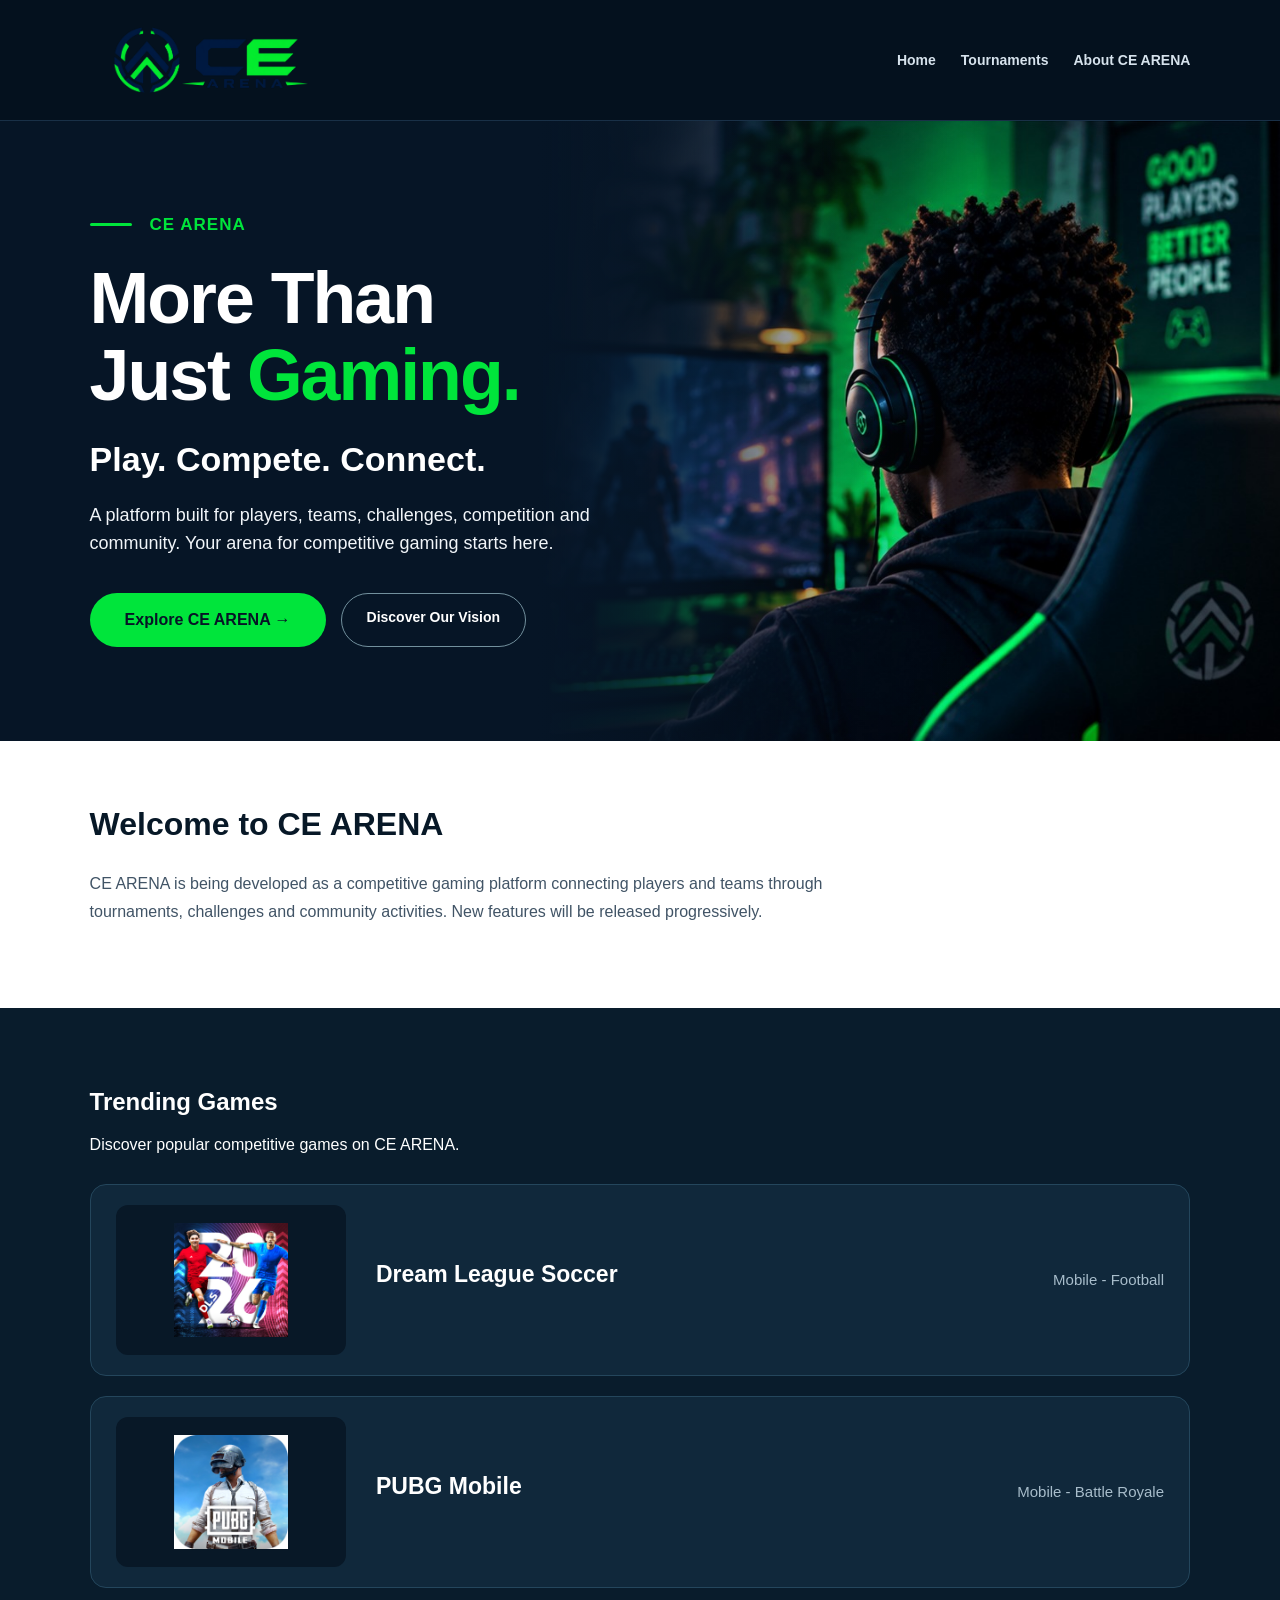
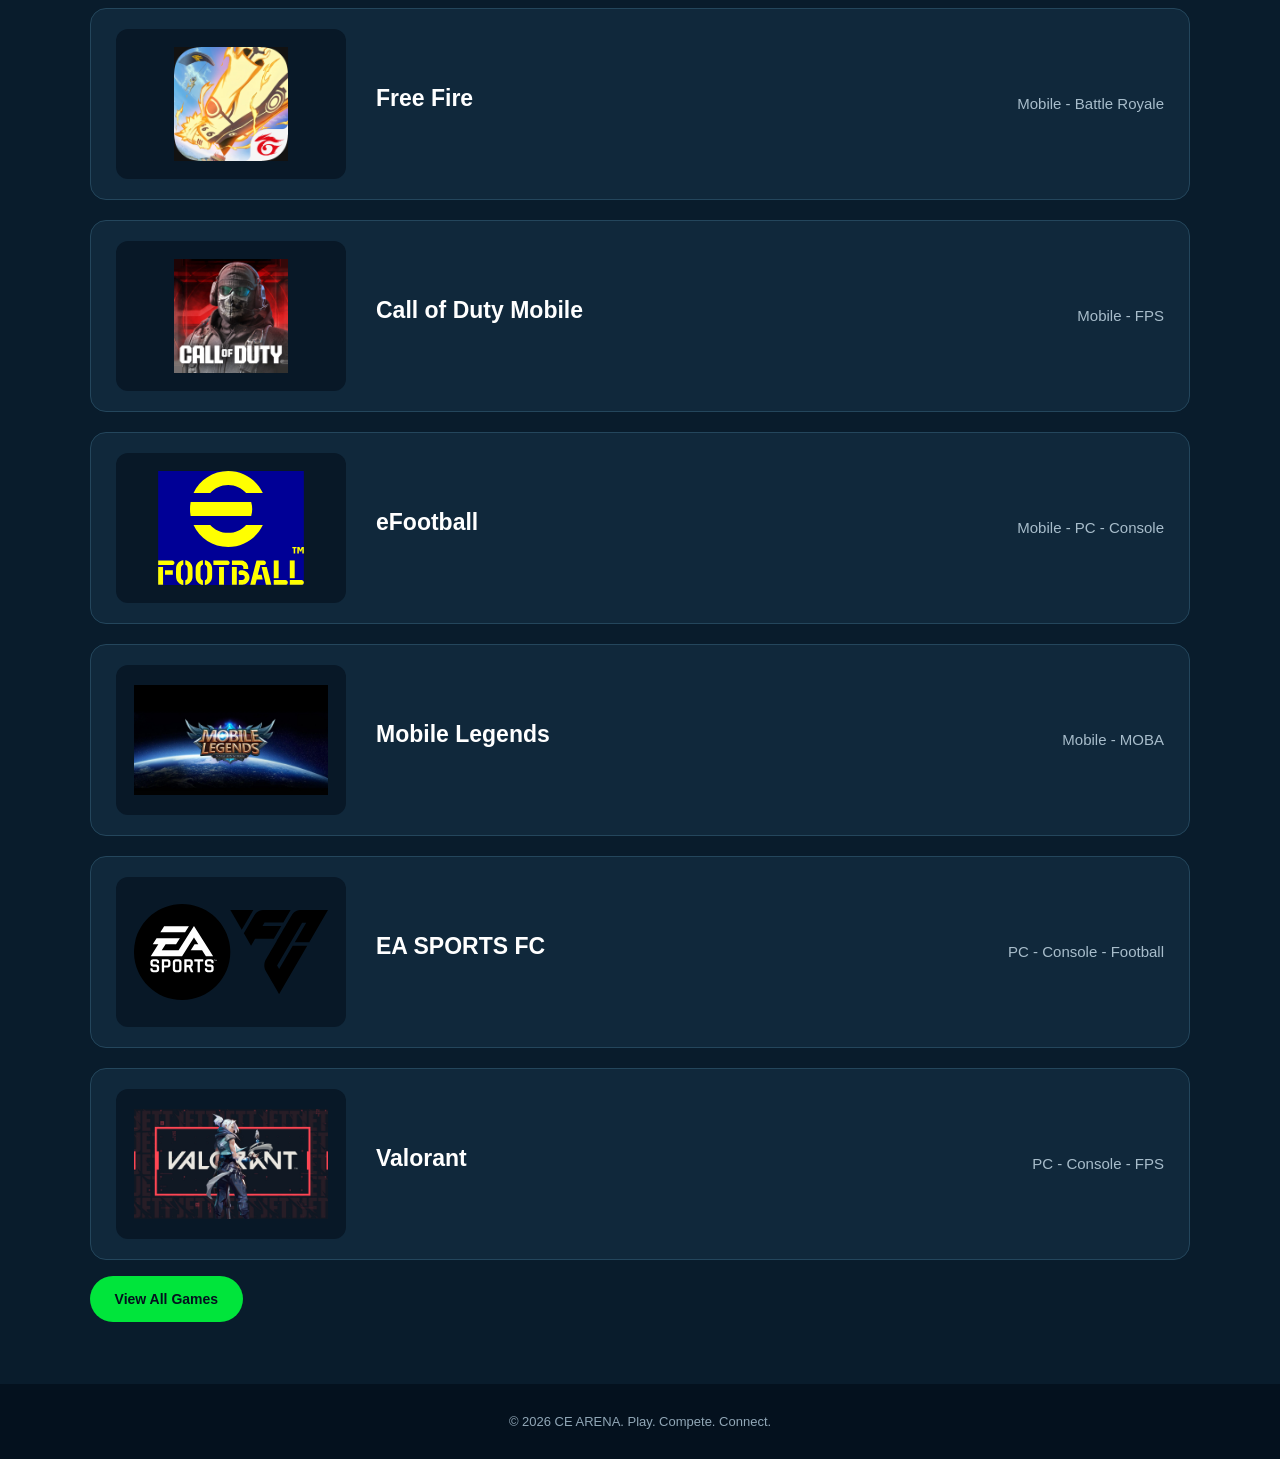
<file: index.html>
<!DOCTYPE html><html lang="en"><head><meta charset="UTF-8"><meta name="viewport" content="width=device-width,initial-scale=1"><title>CE ARENA | Play. Compete. Connect.</title><link rel="stylesheet" href="/css/style.css"><link rel="stylesheet" href="/css/games.css?v=2"><link rel="stylesheet" href="/css/navbar.css"><link rel="stylesheet" href="/css/hero-gamer.css?v=1"><link rel="stylesheet" href="/css/game-details.css?v=1"></head><body><header><a href="/" class="brand"><img src="/images/branding/ce-arena-horizontal.png" alt="CE ARENA" class="brand-logo"></a><nav><a href="/">Home</a><a href="https://13.51.56.236/tournaments/">Tournaments</a><a href="/pages/about.html">About CE ARENA</a></nav></header><main><section class="hero hero-gamer"><div class="hero-content"><div class="hero-label">CE ARENA</div>
<h1>More Than<br>Just <span>Gaming.</span></h1><p class="subtitle">Play. Compete. Connect.</p><p class="description">A platform built for players, teams, challenges, competition and community. Your arena for competitive gaming starts here.</p><div class="buttons"><a href="/pages/about.html" class="btn primary">Explore CE ARENA →</a><a href="/pages/about.html" class="btn secondary">Discover Our Vision</a></div></div></section><section class="about" id="about"><h2>Welcome to CE ARENA</h2><p>CE ARENA is being developed as a competitive gaming platform connecting players and teams through tournaments, challenges and community activities. New features will be released progressively.</p></section><section class="games-section" id="trending-games"><h2>Trending Games</h2><p>Discover popular competitive games on CE ARENA.</p><div class="games-grid"><a href="/pages/games/dls.html" class="game-card"><img src="/images/games/dls-cover.jpg" alt="Dream League Soccer" class="game-image"><h2>Dream League Soccer</h2><p>Mobile - Football</p></a><a href="/pages/games/pubg-mobile.html" class="game-card"><img src="/images/games/pubg-mobile-cover.jpg" alt="PUBG Mobile" class="game-image"><h2>PUBG Mobile</h2><p>Mobile - Battle Royale</p></a><a href="/pages/games/free-fire.html" class="game-card"><img src="/images/games/free-fire-cover.jpg" alt="Free Fire" class="game-image"><h2>Free Fire</h2><p>Mobile - Battle Royale</p></a><a href="/pages/games/cod-mobile.html" class="game-card"><img src="/images/games/cod-mobile-cover.jpg" alt="Call of Duty Mobile" class="game-image"><h2>Call of Duty Mobile</h2><p>Mobile - FPS</p></a><a href="/pages/games/efootball.html" class="game-card"><img src="/images/games/efootball.svg" alt="eFootball" class="game-image"><h2>eFootball</h2><p>Mobile - PC - Console</p></a><a href="/pages/games/mobile-legends.html" class="game-card"><img src="/images/games/mobile-legends.webp" alt="Mobile Legends" class="game-image"><h2>Mobile Legends</h2><p>Mobile - MOBA</p></a><a href="/pages/games/ea-sports-fc.html" class="game-card"><img src="/images/games/ea-sports-fc.svg" alt="EA SPORTS FC" class="game-image"><h2>EA SPORTS FC</h2><p>PC - Console - Football</p></a><a href="/pages/games/valorant.html" class="game-card"><img src="/images/games/valorant-cover.jpg" alt="Valorant" class="game-image"><h2>Valorant</h2><p>PC - Console - FPS</p></a></div><p><a href="/pages/games.html" class="btn primary">View All Games</a></p></section></main><footer>© 2026 CE ARENA. Play. Compete. Connect.</footer></body></html>
</file>
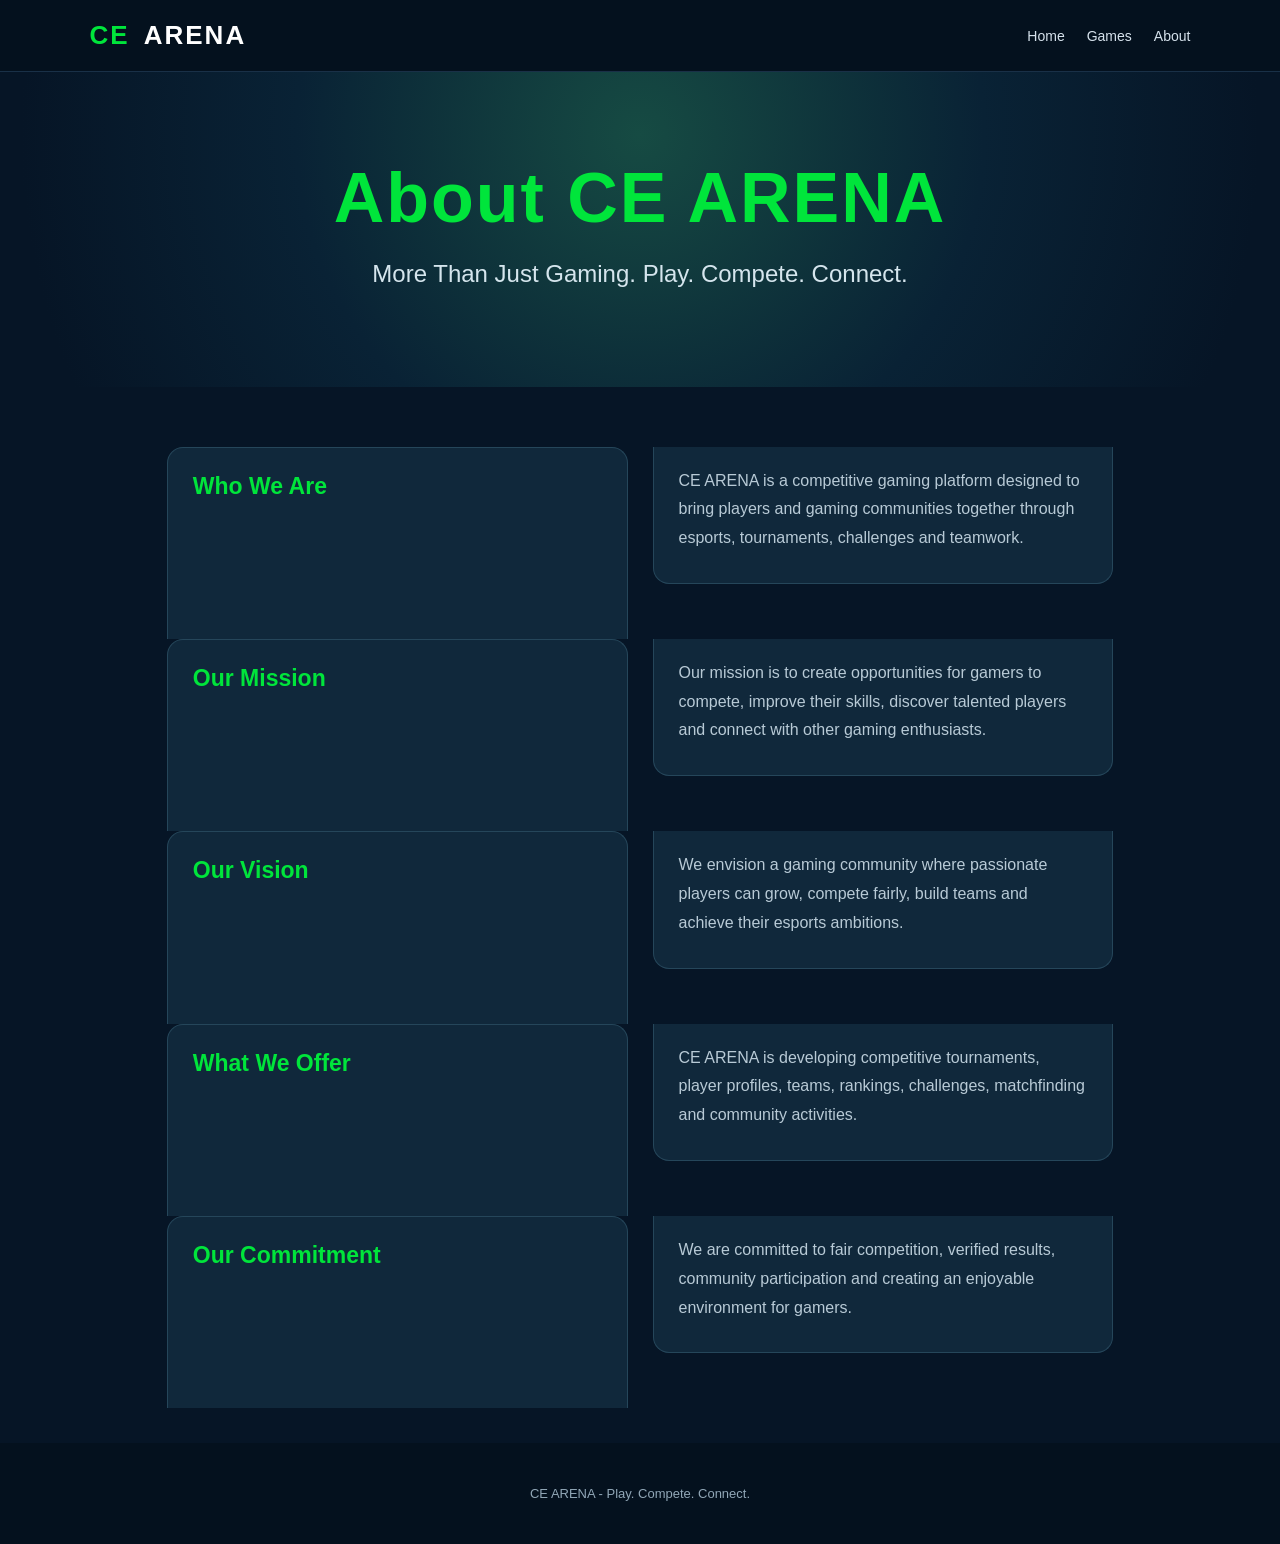
<file: pages/about.html>
<!DOCTYPE html>
<html lang="en">
<head>
<meta charset="UTF-8">
<meta name="viewport" content="width=device-width, initial-scale=1.0">
<title>About Us | CE ARENA</title>
<link rel="stylesheet" href="/css/style.css">
<link rel="stylesheet" href="/css/about.css">
</head>
<body>
<header><a href="/" class="brand">CE <span>ARENA</span></a><nav><a href="/">Home</a><a href="/pages/games.html">Games</a><a href="/pages/about.html">About</a></nav></header>
<main class="about-page">
<section class="about-intro">
<h1>About CE ARENA</h1>
<p>More Than Just Gaming. Play. Compete. Connect.</p>
</section>
<section class="about-content">
<h2>Who We Are</h2>
<p>CE ARENA is a competitive gaming platform designed to bring players and gaming communities together through esports, tournaments, challenges and teamwork.</p>
<h2>Our Mission</h2>
<p>Our mission is to create opportunities for gamers to compete, improve their skills, discover talented players and connect with other gaming enthusiasts.</p>
<h2>Our Vision</h2>
<p>We envision a gaming community where passionate players can grow, compete fairly, build teams and achieve their esports ambitions.</p>
<h2>What We Offer</h2>
<p>CE ARENA is developing competitive tournaments, player profiles, teams, rankings, challenges, matchfinding and community activities.</p>
<h2>Our Commitment</h2>
<p>We are committed to fair competition, verified results, community participation and creating an enjoyable environment for gamers.</p>
</section>
</main>
<footer><p>CE ARENA - Play. Compete. Connect.</p></footer>
</body>
</html>
</file>
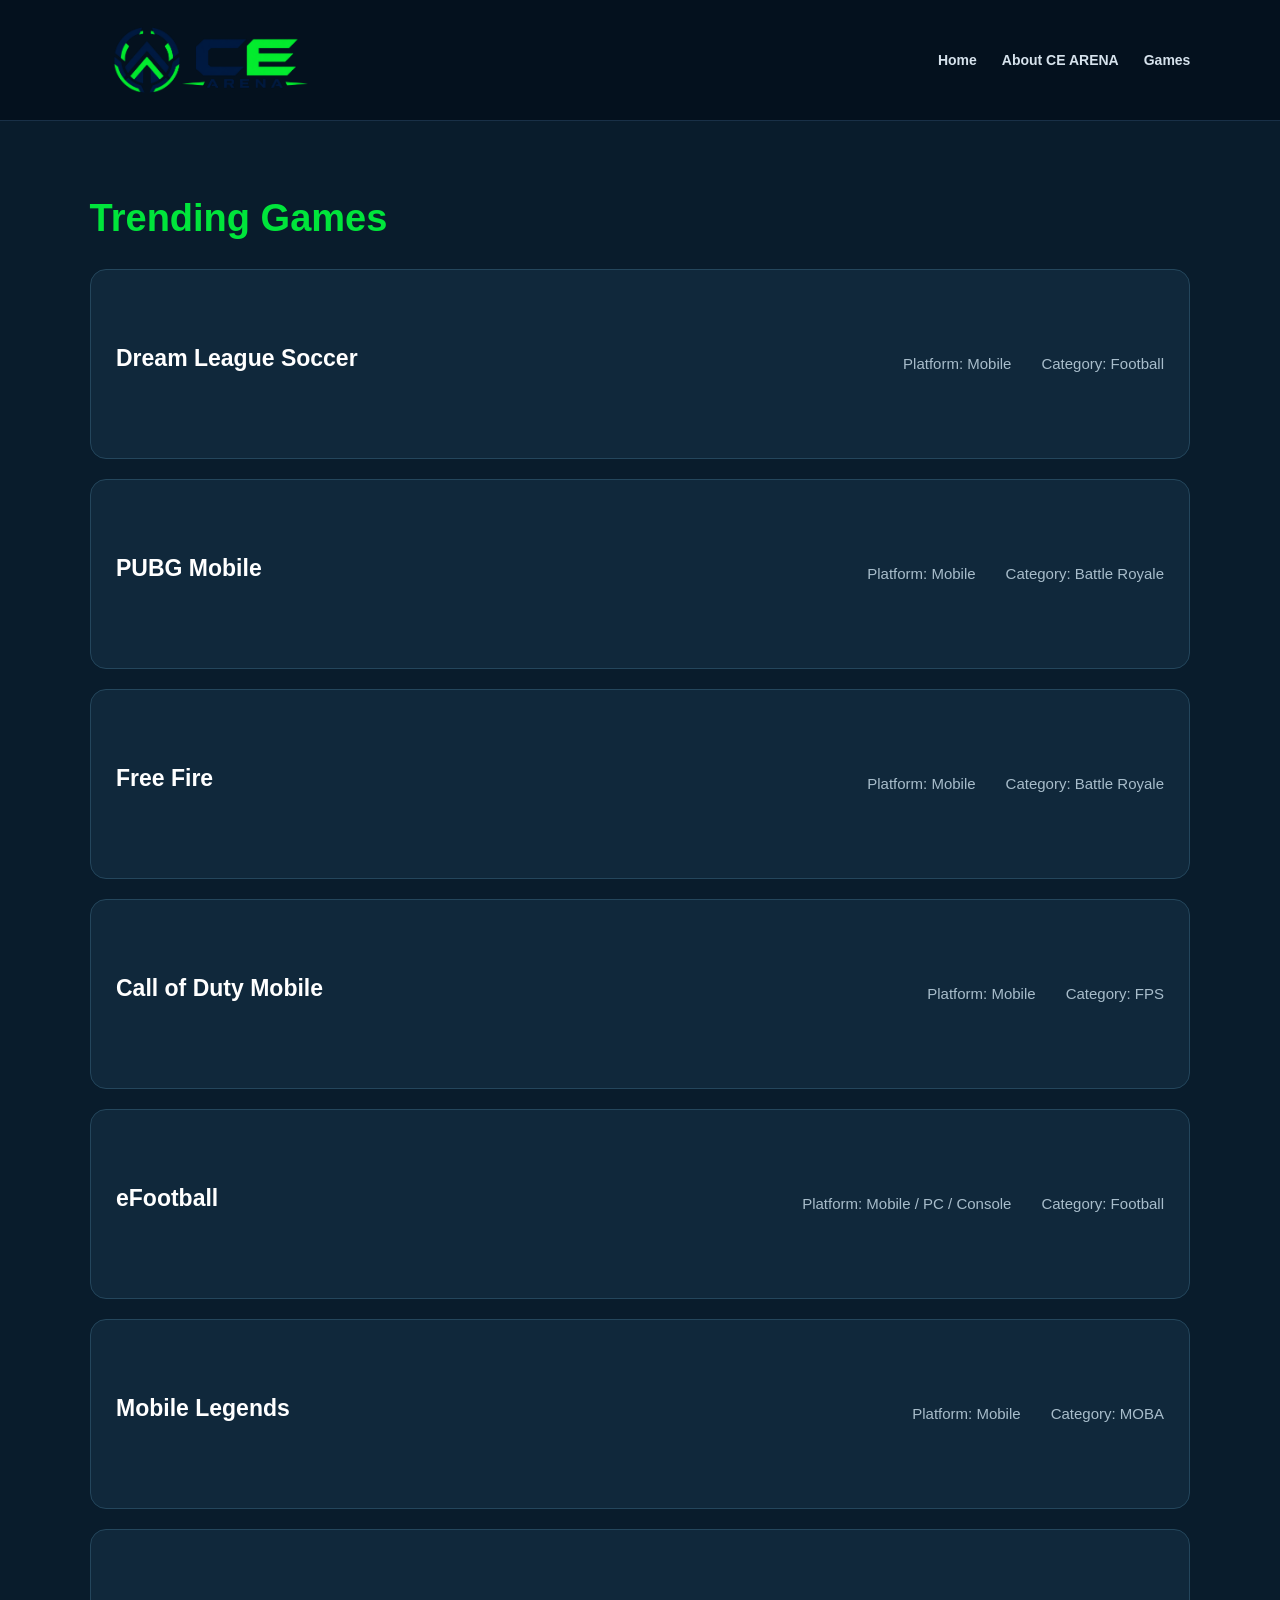
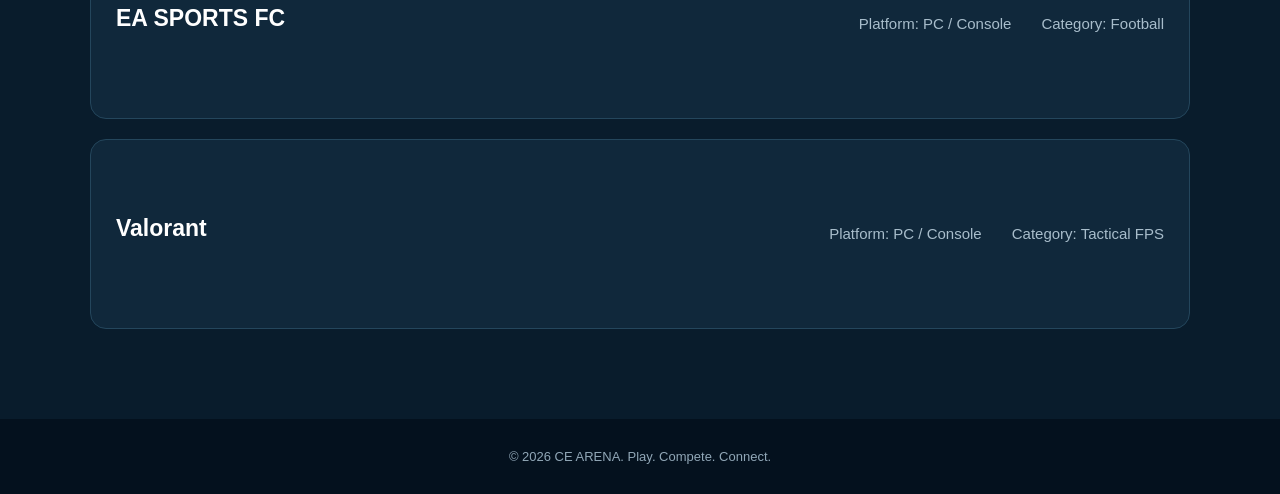
<file: pages/games.html>
<!DOCTYPE html>
<html lang="en">
<head>
<meta charset="UTF-8">
<meta name="viewport" content="width=device-width, initial-scale=1.0">
<title>CE ARENA | Games</title>
<link rel="stylesheet" href="/css/style.css">
<link rel="stylesheet" href="/css/games.css">
<link rel="stylesheet" href="/css/navbar.css"><link rel="stylesheet" href="/css/game-details.css?v=1"></head>
<body>
<header><a href="/" class="brand"><img src="/images/branding/ce-arena-horizontal.png" alt="CE ARENA" class="brand-logo"></a><nav><a href="/">Home</a><a href="/pages/about.html">About CE ARENA</a><a href="/pages/games.html">Games</a></nav></header>
<main>
<section class="games-section">
<h1>Trending Games</h1>
<div class="games-grid">
<a href="/pages/games/dls.html" class="game-card">
<h2>Dream League Soccer</h2>
<p>Platform: Mobile</p>
<p>Category: Football</p>
</a>
<a href="/pages/games/pubg-mobile.html" class="game-card"><h2>PUBG Mobile</h2><p>Platform: Mobile</p><p>Category: Battle Royale</p></a>
<a href="/pages/games/free-fire.html" class="game-card"><h2>Free Fire</h2><p>Platform: Mobile</p><p>Category: Battle Royale</p></a>
<a href="/pages/games/cod-mobile.html" class="game-card"><h2>Call of Duty Mobile</h2><p>Platform: Mobile</p><p>Category: FPS</p></a>
<a href="/pages/games/efootball.html" class="game-card"><h2>eFootball</h2><p>Platform: Mobile / PC / Console</p><p>Category: Football</p></a>
<a href="/pages/games/mobile-legends.html" class="game-card"><h2>Mobile Legends</h2><p>Platform: Mobile</p><p>Category: MOBA</p></a>
<a href="/pages/games/ea-sports-fc.html" class="game-card"><h2>EA SPORTS FC</h2><p>Platform: PC / Console</p><p>Category: Football</p></a>
<a href="/pages/games/valorant.html" class="game-card"><h2>Valorant</h2><p>Platform: PC / Console</p><p>Category: Tactical FPS</p></a>
</div>
</section>
</main>
<footer>© 2026 CE ARENA. Play. Compete. Connect.</footer>
</body>
</html>
</file>
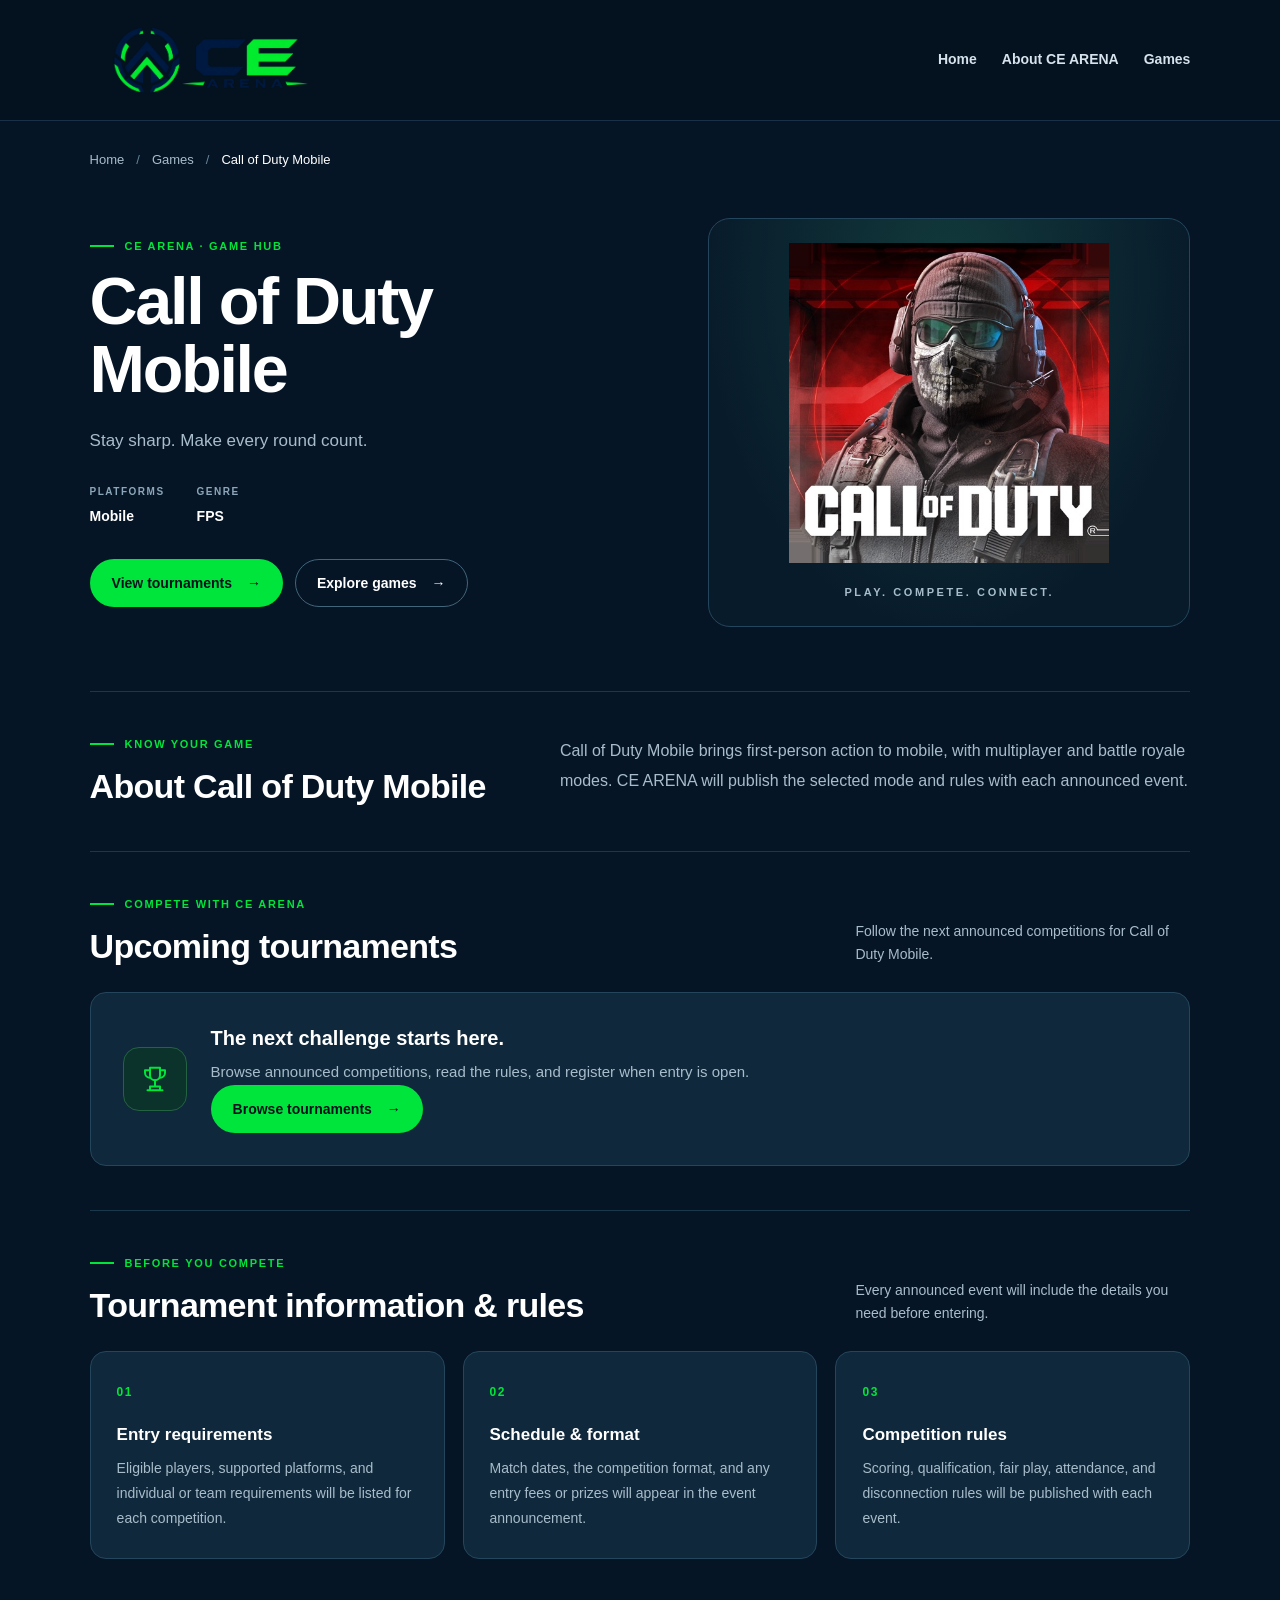
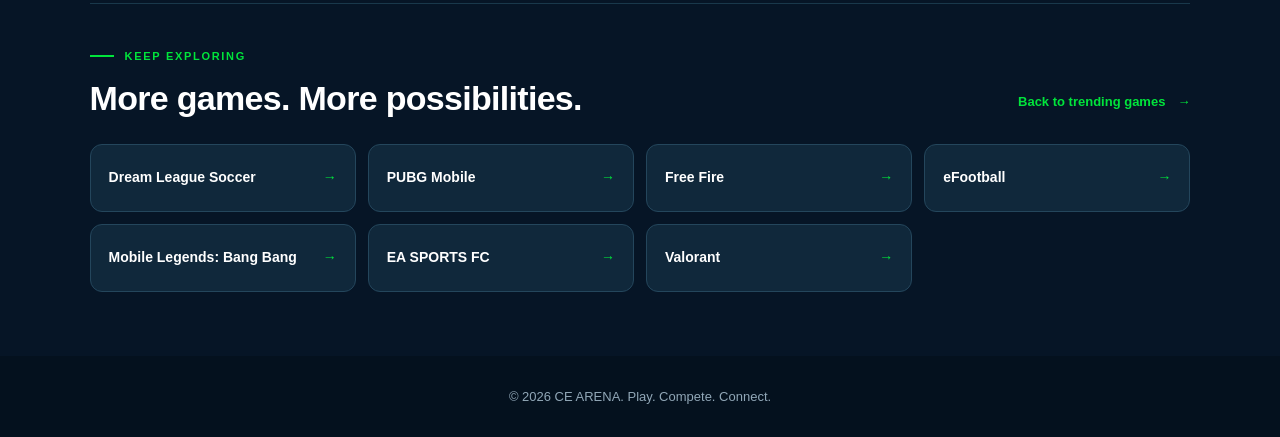
<file: pages/games/cod-mobile.html>
<!DOCTYPE html>
<html lang="en" class="ce-game-document">
<head>
  <meta charset="UTF-8">
  <meta name="viewport" content="width=device-width, initial-scale=1">
  <meta name="description" content="Stay sharp. Make every round count.">
  <title>Call of Duty Mobile | CE ARENA</title>
  <link rel="stylesheet" href="/css/style.css">
  <link rel="stylesheet" href="/css/navbar.css">
  <link rel="stylesheet" href="/css/game-details.css?v=1">
</head>
<body class="ce-game-page">
  <a class="ce-game-skip" href="#main-content">Skip to game content</a>
  <header><a href="/" class="brand"><img src="/images/branding/ce-arena-horizontal.png" alt="CE ARENA" class="brand-logo"></a><nav><a href="/">Home</a><a href="/pages/about.html">About CE ARENA</a><a href="/pages/games.html">Games</a></nav></header>
  <main id="main-content" tabindex="-1">
    <div class="ce-game-shell">
      <nav class="ce-game-breadcrumb" aria-label="Breadcrumb">
        <ol>
          <li><a href="/">Home</a></li>
          <li><a href="/pages/games.html">Games</a></li>
          <li aria-current="page">Call of Duty Mobile</li>
        </ol>
      </nav>
      <section class="ce-game-hero" aria-labelledby="game-title">
        <div class="ce-game-intro">
          <p class="ce-game-eyebrow">CE ARENA · Game hub</p>
          <h1 id="game-title">Call of Duty Mobile</h1>
          <p class="ce-game-lead">Stay sharp. Make every round count.</p>
          <dl class="ce-game-facts">
            <div><dt>Platforms</dt><dd>Mobile</dd></div>
            <div><dt>Genre</dt><dd>FPS</dd></div>
          </dl>
          <div class="ce-game-actions">
            <a class="ce-game-button ce-game-button-primary" href="/tournaments/game/cod-mobile/">View tournaments <span aria-hidden="true">→</span></a>
            <a class="ce-game-button ce-game-button-secondary" href="/pages/games.html">Explore games <span aria-hidden="true">→</span></a>
          </div>
        </div>
        <figure class="ce-game-media">
          <img src="/images/games/cod-mobile-cover.jpg" alt="Call of Duty Mobile game artwork" fetchpriority="high" decoding="async">
          <figcaption>Play. Compete. Connect.</figcaption>
        </figure>
      </section>
      <section class="ce-game-about ce-game-section" aria-labelledby="about-game-title">
        <div><p class="ce-game-eyebrow">Know your game</p><h2 id="about-game-title">About Call of Duty Mobile</h2></div>
        <p>Call of Duty Mobile brings first-person action to mobile, with multiplayer and battle royale modes. CE ARENA will publish the selected mode and rules with each announced event.</p>
      </section>
      <section id="tournaments" class="ce-game-section" aria-labelledby="tournaments-title">
        <div class="ce-game-section-heading">
          <div><p class="ce-game-eyebrow">Compete with CE ARENA</p><h2 id="tournaments-title">Upcoming tournaments</h2></div>
          <p>Follow the next announced competitions for Call of Duty Mobile.</p>
        </div>
        <div class="ce-game-empty">
          <span class="ce-game-empty-icon" aria-hidden="true">
            <svg width="30" height="30" viewBox="0 0 24 24" fill="none" stroke="currentColor" stroke-width="1.6" stroke-linecap="round" stroke-linejoin="round"><path d="M8 3h8v6a4 4 0 0 1-8 0V3Z"/><path d="M8 5H4v2a4 4 0 0 0 4 4m8-6h4v2a4 4 0 0 1-4 4m-4 2v5m-4 3v-3h8v3M6 21h12"/></svg>
          </span>
          <div><h3>The next challenge starts here.</h3><p>Browse announced competitions, read the rules, and register when entry is open.</p><p><a class="ce-game-button ce-game-button-primary" href="/tournaments/game/cod-mobile/">Browse tournaments <span aria-hidden="true">→</span></a></p></div>
        </div>
      </section>
      <section class="ce-game-section" aria-labelledby="rules-title">
        <div class="ce-game-section-heading">
          <div><p class="ce-game-eyebrow">Before you compete</p><h2 id="rules-title">Tournament information &amp; rules</h2></div>
          <p>Every announced event will include the details you need before entering.</p>
        </div>
        <div class="ce-game-info-grid">
          <article class="ce-game-info-card">
            <span class="ce-game-step" aria-hidden="true">01</span><h3>Entry requirements</h3>
            <p>Eligible players, supported platforms, and individual or team requirements will be listed for each competition.</p>
          </article>
          <article class="ce-game-info-card">
            <span class="ce-game-step" aria-hidden="true">02</span><h3>Schedule &amp; format</h3>
            <p>Match dates, the competition format, and any entry fees or prizes will appear in the event announcement.</p>
          </article>
          <article class="ce-game-info-card">
            <span class="ce-game-step" aria-hidden="true">03</span><h3>Competition rules</h3>
            <p>Scoring, qualification, fair play, attendance, and disconnection rules will be published with each event.</p>
          </article>
        </div>
      </section>
      <section class="ce-game-section ce-game-explore" aria-labelledby="other-games-title">
        <div class="ce-game-section-heading">
          <div><p class="ce-game-eyebrow">Keep exploring</p><h2 id="other-games-title">More games. More possibilities.</h2></div>
          <a class="ce-game-text-link" href="/#trending-games">Back to trending games <span aria-hidden="true">→</span></a>
        </div>
        <ul class="ce-game-other-list">
          <li><a href="/pages/games/dls.html"><span>Dream League Soccer</span><span aria-hidden="true">→</span></a></li>
<li><a href="/pages/games/pubg-mobile.html"><span>PUBG Mobile</span><span aria-hidden="true">→</span></a></li>
<li><a href="/pages/games/free-fire.html"><span>Free Fire</span><span aria-hidden="true">→</span></a></li>
<li><a href="/pages/games/efootball.html"><span>eFootball</span><span aria-hidden="true">→</span></a></li>
<li><a href="/pages/games/mobile-legends.html"><span>Mobile Legends: Bang Bang</span><span aria-hidden="true">→</span></a></li>
<li><a href="/pages/games/ea-sports-fc.html"><span>EA SPORTS FC</span><span aria-hidden="true">→</span></a></li>
<li><a href="/pages/games/valorant.html"><span>Valorant</span><span aria-hidden="true">→</span></a></li>
        </ul>
      </section>
    </div>
  </main>
  <footer>© 2026 CE ARENA. Play. Compete. Connect.</footer>
</body>
</html>
</file>
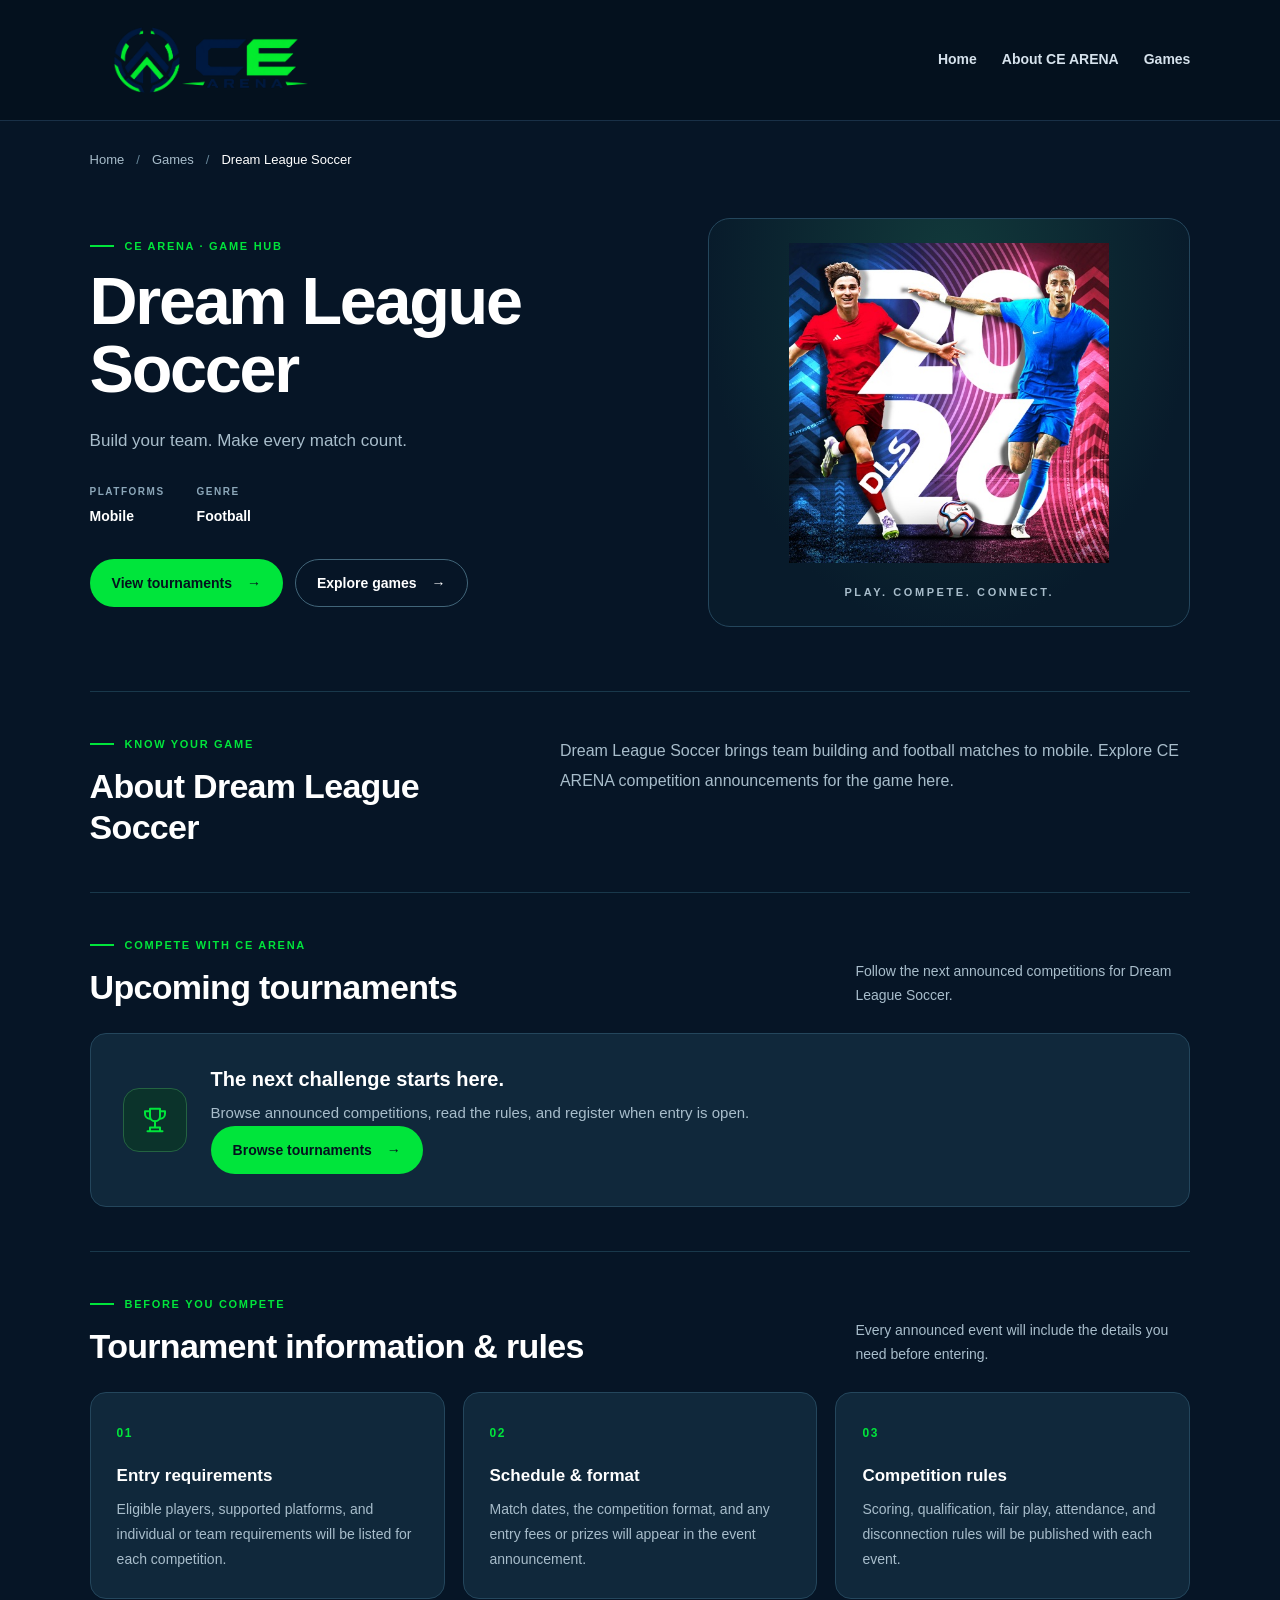
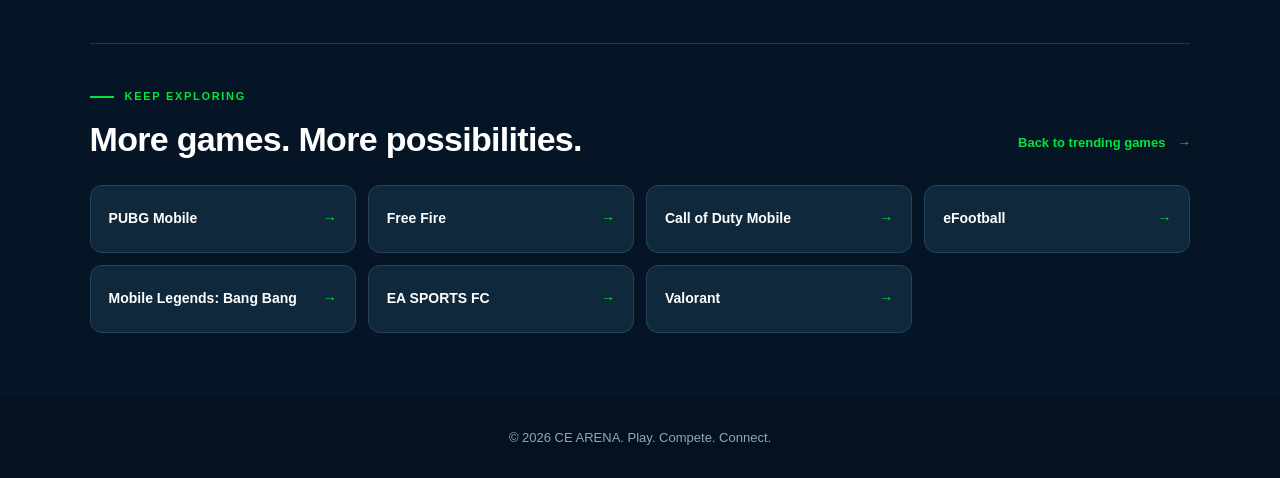
<file: pages/games/dls.html>
<!DOCTYPE html>
<html lang="en" class="ce-game-document">
<head>
  <meta charset="UTF-8">
  <meta name="viewport" content="width=device-width, initial-scale=1">
  <meta name="description" content="Build your team. Make every match count.">
  <title>Dream League Soccer | CE ARENA</title>
  <link rel="stylesheet" href="/css/style.css">
  <link rel="stylesheet" href="/css/navbar.css">
  <link rel="stylesheet" href="/css/game-details.css?v=1">
</head>
<body class="ce-game-page">
  <a class="ce-game-skip" href="#main-content">Skip to game content</a>
  <header><a href="/" class="brand"><img src="/images/branding/ce-arena-horizontal.png" alt="CE ARENA" class="brand-logo"></a><nav><a href="/">Home</a><a href="/pages/about.html">About CE ARENA</a><a href="/pages/games.html">Games</a></nav></header>
  <main id="main-content" tabindex="-1">
    <div class="ce-game-shell">
      <nav class="ce-game-breadcrumb" aria-label="Breadcrumb">
        <ol>
          <li><a href="/">Home</a></li>
          <li><a href="/pages/games.html">Games</a></li>
          <li aria-current="page">Dream League Soccer</li>
        </ol>
      </nav>
      <section class="ce-game-hero" aria-labelledby="game-title">
        <div class="ce-game-intro">
          <p class="ce-game-eyebrow">CE ARENA · Game hub</p>
          <h1 id="game-title">Dream League Soccer</h1>
          <p class="ce-game-lead">Build your team. Make every match count.</p>
          <dl class="ce-game-facts">
            <div><dt>Platforms</dt><dd>Mobile</dd></div>
            <div><dt>Genre</dt><dd>Football</dd></div>
          </dl>
          <div class="ce-game-actions">
            <a class="ce-game-button ce-game-button-primary" href="/tournaments/game/dls/">View tournaments <span aria-hidden="true">→</span></a>
            <a class="ce-game-button ce-game-button-secondary" href="/pages/games.html">Explore games <span aria-hidden="true">→</span></a>
          </div>
        </div>
        <figure class="ce-game-media">
          <img src="/images/games/dls-cover.jpg" alt="Dream League Soccer game artwork" fetchpriority="high" decoding="async">
          <figcaption>Play. Compete. Connect.</figcaption>
        </figure>
      </section>
      <section class="ce-game-about ce-game-section" aria-labelledby="about-game-title">
        <div><p class="ce-game-eyebrow">Know your game</p><h2 id="about-game-title">About Dream League Soccer</h2></div>
        <p>Dream League Soccer brings team building and football matches to mobile. Explore CE ARENA competition announcements for the game here.</p>
      </section>
      <section id="tournaments" class="ce-game-section" aria-labelledby="tournaments-title">
        <div class="ce-game-section-heading">
          <div><p class="ce-game-eyebrow">Compete with CE ARENA</p><h2 id="tournaments-title">Upcoming tournaments</h2></div>
          <p>Follow the next announced competitions for Dream League Soccer.</p>
        </div>
        <div class="ce-game-empty">
          <span class="ce-game-empty-icon" aria-hidden="true">
            <svg width="30" height="30" viewBox="0 0 24 24" fill="none" stroke="currentColor" stroke-width="1.6" stroke-linecap="round" stroke-linejoin="round"><path d="M8 3h8v6a4 4 0 0 1-8 0V3Z"/><path d="M8 5H4v2a4 4 0 0 0 4 4m8-6h4v2a4 4 0 0 1-4 4m-4 2v5m-4 3v-3h8v3M6 21h12"/></svg>
          </span>
          <div><h3>The next challenge starts here.</h3><p>Browse announced competitions, read the rules, and register when entry is open.</p><p><a class="ce-game-button ce-game-button-primary" href="/tournaments/game/dls/">Browse tournaments <span aria-hidden="true">→</span></a></p></div>
        </div>
      </section>
      <section class="ce-game-section" aria-labelledby="rules-title">
        <div class="ce-game-section-heading">
          <div><p class="ce-game-eyebrow">Before you compete</p><h2 id="rules-title">Tournament information &amp; rules</h2></div>
          <p>Every announced event will include the details you need before entering.</p>
        </div>
        <div class="ce-game-info-grid">
          <article class="ce-game-info-card">
            <span class="ce-game-step" aria-hidden="true">01</span><h3>Entry requirements</h3>
            <p>Eligible players, supported platforms, and individual or team requirements will be listed for each competition.</p>
          </article>
          <article class="ce-game-info-card">
            <span class="ce-game-step" aria-hidden="true">02</span><h3>Schedule &amp; format</h3>
            <p>Match dates, the competition format, and any entry fees or prizes will appear in the event announcement.</p>
          </article>
          <article class="ce-game-info-card">
            <span class="ce-game-step" aria-hidden="true">03</span><h3>Competition rules</h3>
            <p>Scoring, qualification, fair play, attendance, and disconnection rules will be published with each event.</p>
          </article>
        </div>
      </section>
      <section class="ce-game-section ce-game-explore" aria-labelledby="other-games-title">
        <div class="ce-game-section-heading">
          <div><p class="ce-game-eyebrow">Keep exploring</p><h2 id="other-games-title">More games. More possibilities.</h2></div>
          <a class="ce-game-text-link" href="/#trending-games">Back to trending games <span aria-hidden="true">→</span></a>
        </div>
        <ul class="ce-game-other-list">
          <li><a href="/pages/games/pubg-mobile.html"><span>PUBG Mobile</span><span aria-hidden="true">→</span></a></li>
<li><a href="/pages/games/free-fire.html"><span>Free Fire</span><span aria-hidden="true">→</span></a></li>
<li><a href="/pages/games/cod-mobile.html"><span>Call of Duty Mobile</span><span aria-hidden="true">→</span></a></li>
<li><a href="/pages/games/efootball.html"><span>eFootball</span><span aria-hidden="true">→</span></a></li>
<li><a href="/pages/games/mobile-legends.html"><span>Mobile Legends: Bang Bang</span><span aria-hidden="true">→</span></a></li>
<li><a href="/pages/games/ea-sports-fc.html"><span>EA SPORTS FC</span><span aria-hidden="true">→</span></a></li>
<li><a href="/pages/games/valorant.html"><span>Valorant</span><span aria-hidden="true">→</span></a></li>
        </ul>
      </section>
    </div>
  </main>
  <footer>© 2026 CE ARENA. Play. Compete. Connect.</footer>
</body>
</html>
</file>
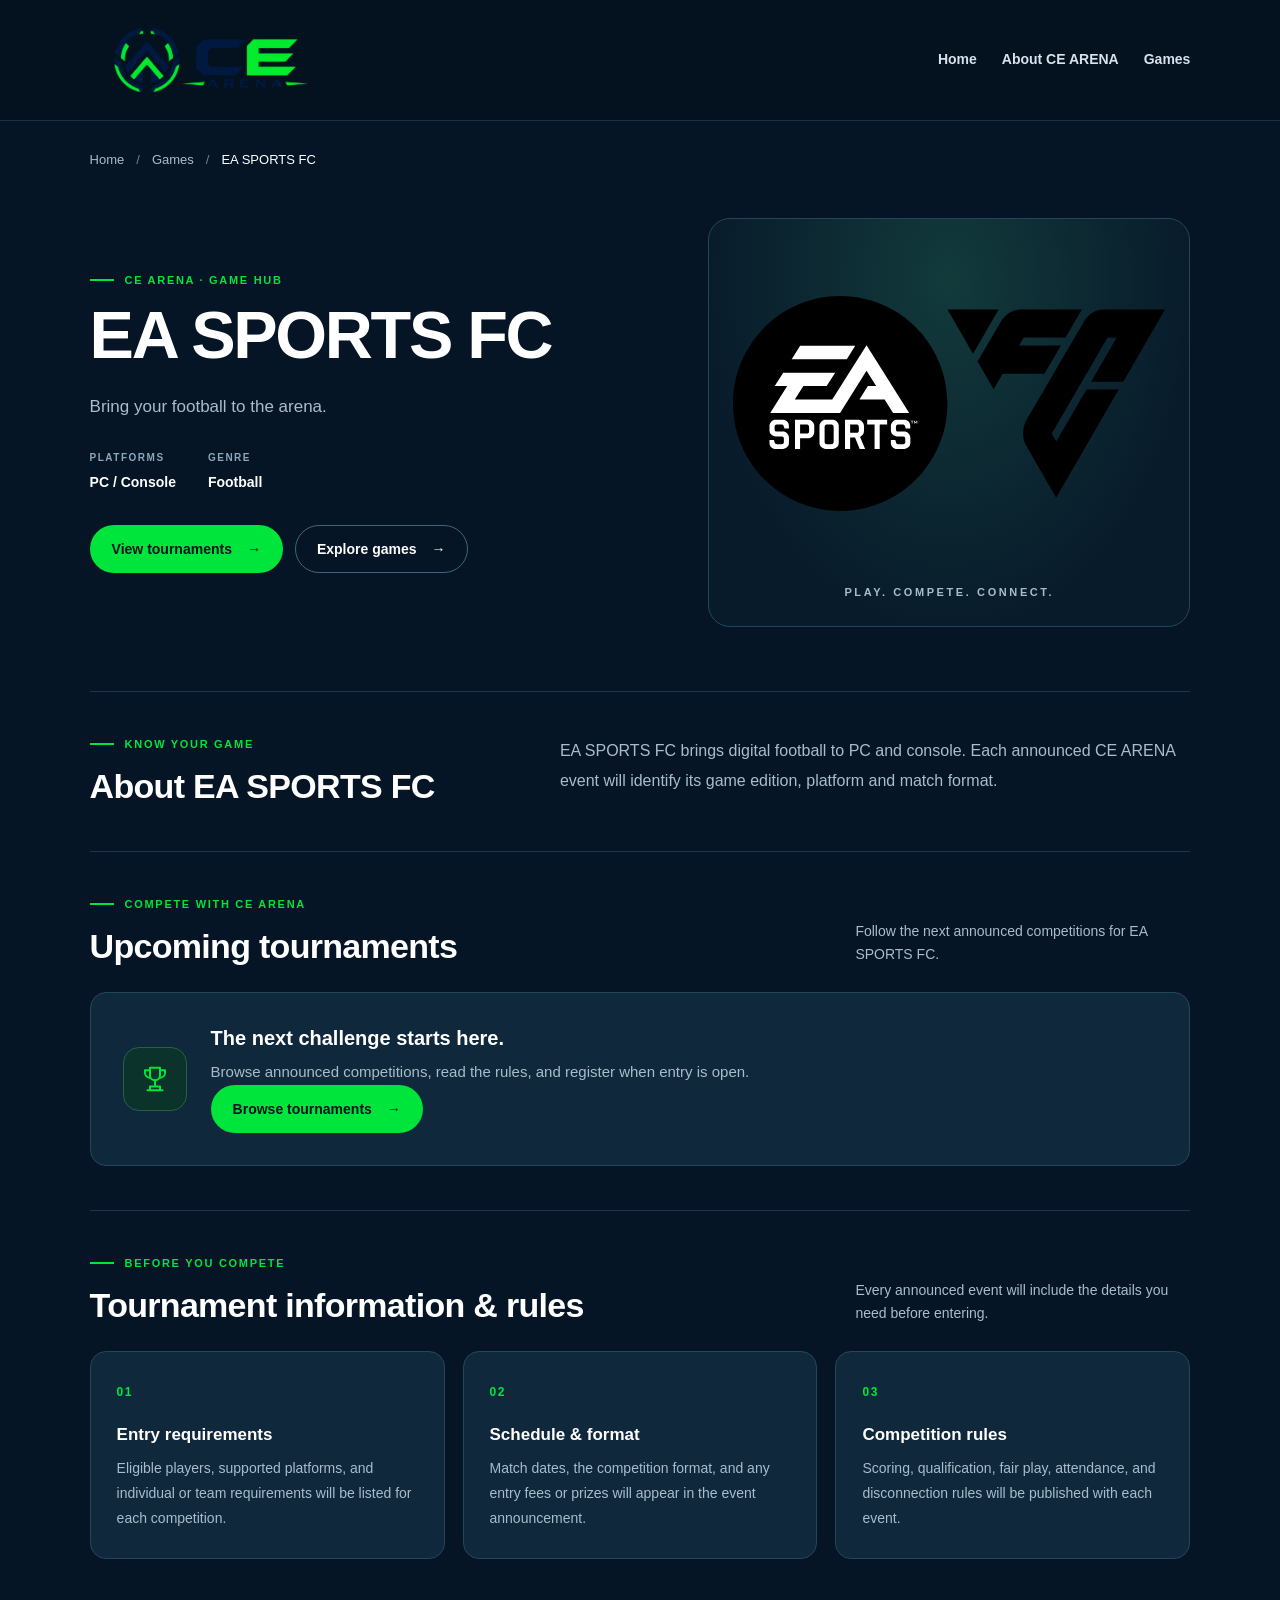
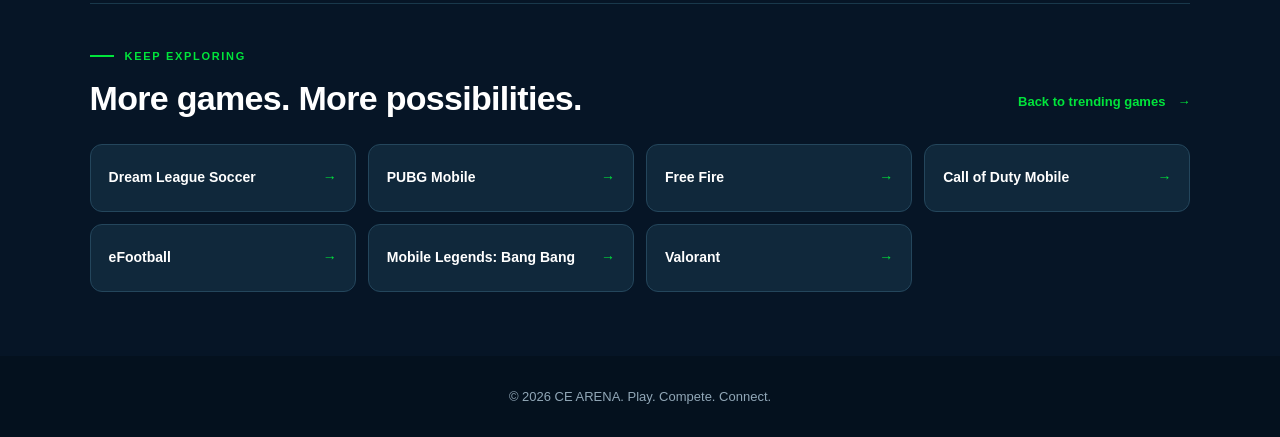
<file: pages/games/ea-sports-fc.html>
<!DOCTYPE html>
<html lang="en" class="ce-game-document">
<head>
  <meta charset="UTF-8">
  <meta name="viewport" content="width=device-width, initial-scale=1">
  <meta name="description" content="Bring your football to the arena.">
  <title>EA SPORTS FC | CE ARENA</title>
  <link rel="stylesheet" href="/css/style.css">
  <link rel="stylesheet" href="/css/navbar.css">
  <link rel="stylesheet" href="/css/game-details.css?v=1">
</head>
<body class="ce-game-page">
  <a class="ce-game-skip" href="#main-content">Skip to game content</a>
  <header><a href="/" class="brand"><img src="/images/branding/ce-arena-horizontal.png" alt="CE ARENA" class="brand-logo"></a><nav><a href="/">Home</a><a href="/pages/about.html">About CE ARENA</a><a href="/pages/games.html">Games</a></nav></header>
  <main id="main-content" tabindex="-1">
    <div class="ce-game-shell">
      <nav class="ce-game-breadcrumb" aria-label="Breadcrumb">
        <ol>
          <li><a href="/">Home</a></li>
          <li><a href="/pages/games.html">Games</a></li>
          <li aria-current="page">EA SPORTS FC</li>
        </ol>
      </nav>
      <section class="ce-game-hero" aria-labelledby="game-title">
        <div class="ce-game-intro">
          <p class="ce-game-eyebrow">CE ARENA · Game hub</p>
          <h1 id="game-title">EA SPORTS FC</h1>
          <p class="ce-game-lead">Bring your football to the arena.</p>
          <dl class="ce-game-facts">
            <div><dt>Platforms</dt><dd>PC / Console</dd></div>
            <div><dt>Genre</dt><dd>Football</dd></div>
          </dl>
          <div class="ce-game-actions">
            <a class="ce-game-button ce-game-button-primary" href="/tournaments/game/ea-sports-fc/">View tournaments <span aria-hidden="true">→</span></a>
            <a class="ce-game-button ce-game-button-secondary" href="/pages/games.html">Explore games <span aria-hidden="true">→</span></a>
          </div>
        </div>
        <figure class="ce-game-media">
          <img src="/images/games/ea-sports-fc.svg" alt="EA SPORTS FC game artwork" fetchpriority="high" decoding="async">
          <figcaption>Play. Compete. Connect.</figcaption>
        </figure>
      </section>
      <section class="ce-game-about ce-game-section" aria-labelledby="about-game-title">
        <div><p class="ce-game-eyebrow">Know your game</p><h2 id="about-game-title">About EA SPORTS FC</h2></div>
        <p>EA SPORTS FC brings digital football to PC and console. Each announced CE ARENA event will identify its game edition, platform and match format.</p>
      </section>
      <section id="tournaments" class="ce-game-section" aria-labelledby="tournaments-title">
        <div class="ce-game-section-heading">
          <div><p class="ce-game-eyebrow">Compete with CE ARENA</p><h2 id="tournaments-title">Upcoming tournaments</h2></div>
          <p>Follow the next announced competitions for EA SPORTS FC.</p>
        </div>
        <div class="ce-game-empty">
          <span class="ce-game-empty-icon" aria-hidden="true">
            <svg width="30" height="30" viewBox="0 0 24 24" fill="none" stroke="currentColor" stroke-width="1.6" stroke-linecap="round" stroke-linejoin="round"><path d="M8 3h8v6a4 4 0 0 1-8 0V3Z"/><path d="M8 5H4v2a4 4 0 0 0 4 4m8-6h4v2a4 4 0 0 1-4 4m-4 2v5m-4 3v-3h8v3M6 21h12"/></svg>
          </span>
          <div><h3>The next challenge starts here.</h3><p>Browse announced competitions, read the rules, and register when entry is open.</p><p><a class="ce-game-button ce-game-button-primary" href="/tournaments/game/ea-sports-fc/">Browse tournaments <span aria-hidden="true">→</span></a></p></div>
        </div>
      </section>
      <section class="ce-game-section" aria-labelledby="rules-title">
        <div class="ce-game-section-heading">
          <div><p class="ce-game-eyebrow">Before you compete</p><h2 id="rules-title">Tournament information &amp; rules</h2></div>
          <p>Every announced event will include the details you need before entering.</p>
        </div>
        <div class="ce-game-info-grid">
          <article class="ce-game-info-card">
            <span class="ce-game-step" aria-hidden="true">01</span><h3>Entry requirements</h3>
            <p>Eligible players, supported platforms, and individual or team requirements will be listed for each competition.</p>
          </article>
          <article class="ce-game-info-card">
            <span class="ce-game-step" aria-hidden="true">02</span><h3>Schedule &amp; format</h3>
            <p>Match dates, the competition format, and any entry fees or prizes will appear in the event announcement.</p>
          </article>
          <article class="ce-game-info-card">
            <span class="ce-game-step" aria-hidden="true">03</span><h3>Competition rules</h3>
            <p>Scoring, qualification, fair play, attendance, and disconnection rules will be published with each event.</p>
          </article>
        </div>
      </section>
      <section class="ce-game-section ce-game-explore" aria-labelledby="other-games-title">
        <div class="ce-game-section-heading">
          <div><p class="ce-game-eyebrow">Keep exploring</p><h2 id="other-games-title">More games. More possibilities.</h2></div>
          <a class="ce-game-text-link" href="/#trending-games">Back to trending games <span aria-hidden="true">→</span></a>
        </div>
        <ul class="ce-game-other-list">
          <li><a href="/pages/games/dls.html"><span>Dream League Soccer</span><span aria-hidden="true">→</span></a></li>
<li><a href="/pages/games/pubg-mobile.html"><span>PUBG Mobile</span><span aria-hidden="true">→</span></a></li>
<li><a href="/pages/games/free-fire.html"><span>Free Fire</span><span aria-hidden="true">→</span></a></li>
<li><a href="/pages/games/cod-mobile.html"><span>Call of Duty Mobile</span><span aria-hidden="true">→</span></a></li>
<li><a href="/pages/games/efootball.html"><span>eFootball</span><span aria-hidden="true">→</span></a></li>
<li><a href="/pages/games/mobile-legends.html"><span>Mobile Legends: Bang Bang</span><span aria-hidden="true">→</span></a></li>
<li><a href="/pages/games/valorant.html"><span>Valorant</span><span aria-hidden="true">→</span></a></li>
        </ul>
      </section>
    </div>
  </main>
  <footer>© 2026 CE ARENA. Play. Compete. Connect.</footer>
</body>
</html>
</file>
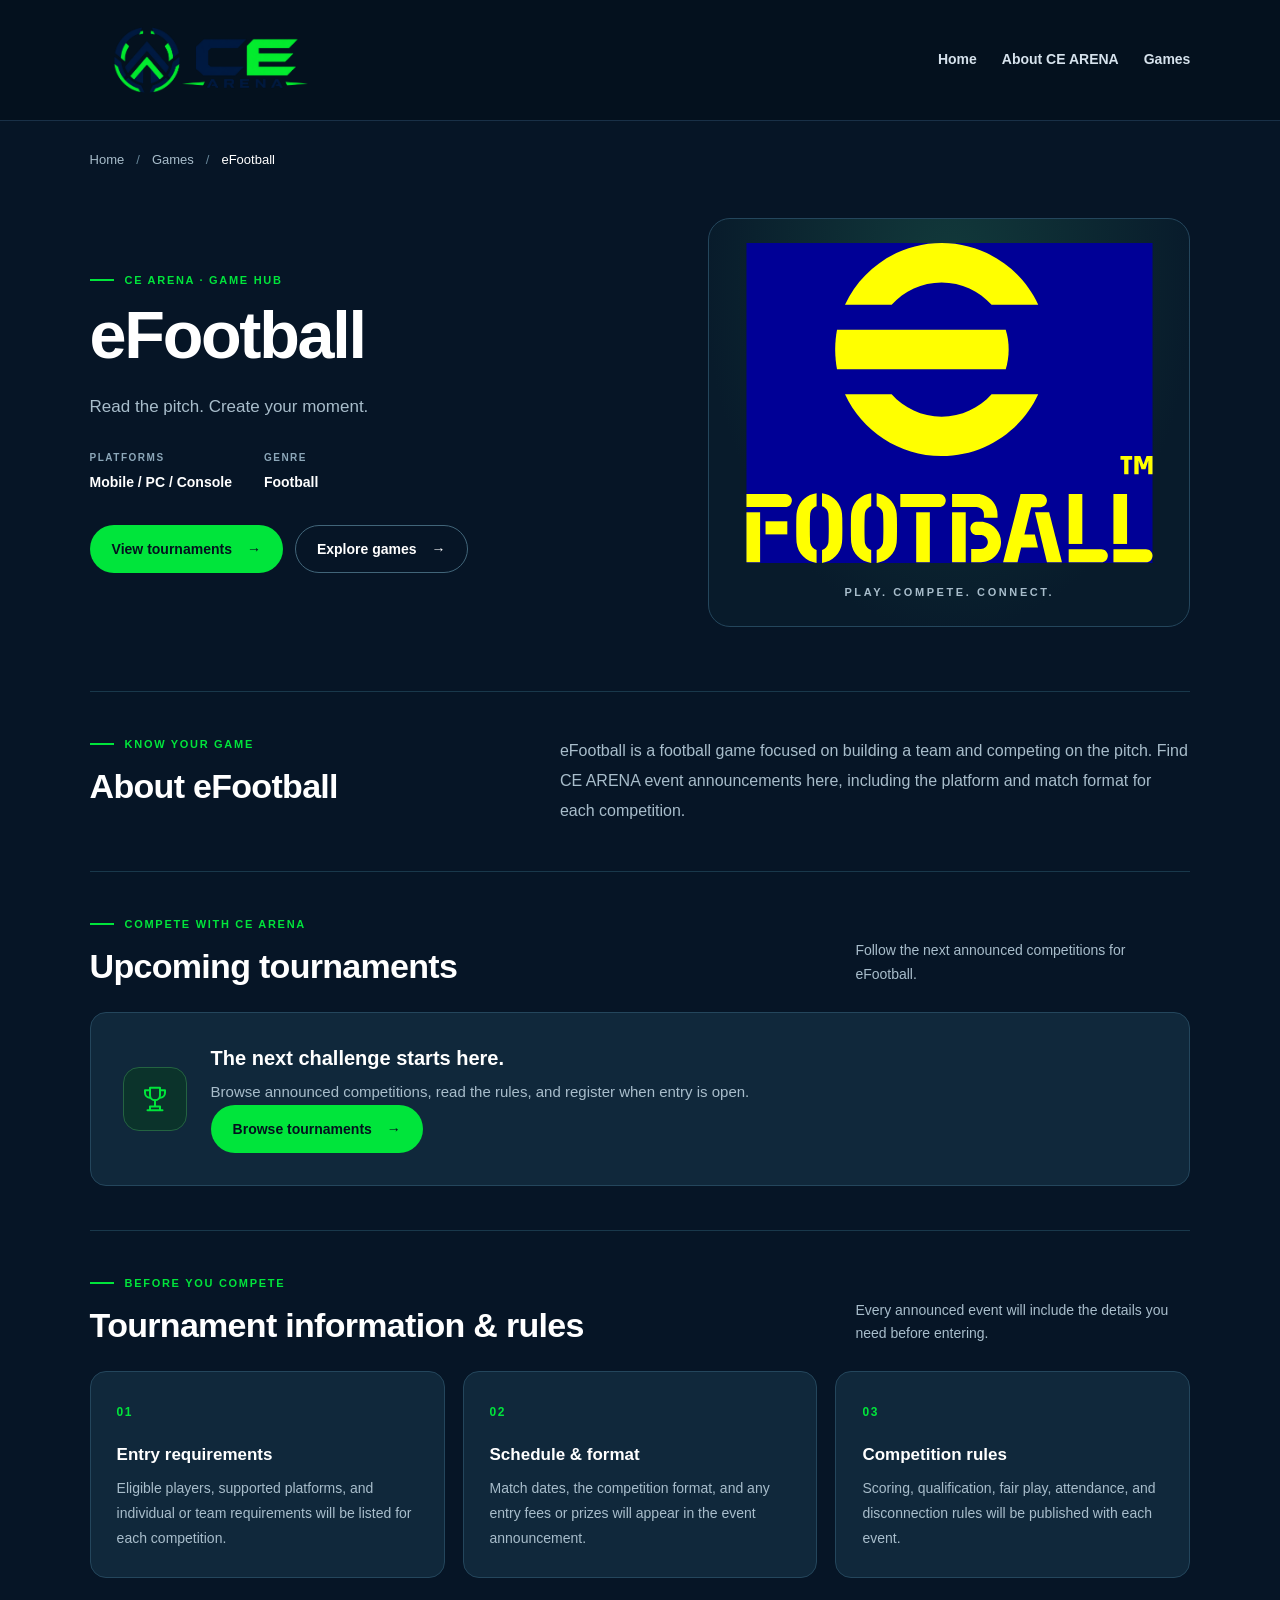
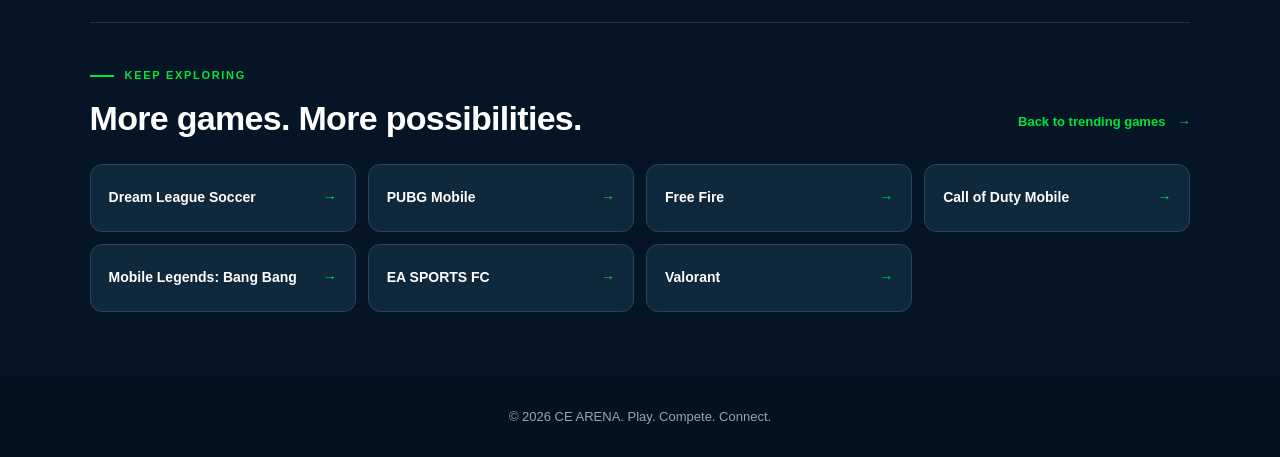
<file: pages/games/efootball.html>
<!DOCTYPE html>
<html lang="en" class="ce-game-document">
<head>
  <meta charset="UTF-8">
  <meta name="viewport" content="width=device-width, initial-scale=1">
  <meta name="description" content="Read the pitch. Create your moment.">
  <title>eFootball | CE ARENA</title>
  <link rel="stylesheet" href="/css/style.css">
  <link rel="stylesheet" href="/css/navbar.css">
  <link rel="stylesheet" href="/css/game-details.css?v=1">
</head>
<body class="ce-game-page">
  <a class="ce-game-skip" href="#main-content">Skip to game content</a>
  <header><a href="/" class="brand"><img src="/images/branding/ce-arena-horizontal.png" alt="CE ARENA" class="brand-logo"></a><nav><a href="/">Home</a><a href="/pages/about.html">About CE ARENA</a><a href="/pages/games.html">Games</a></nav></header>
  <main id="main-content" tabindex="-1">
    <div class="ce-game-shell">
      <nav class="ce-game-breadcrumb" aria-label="Breadcrumb">
        <ol>
          <li><a href="/">Home</a></li>
          <li><a href="/pages/games.html">Games</a></li>
          <li aria-current="page">eFootball</li>
        </ol>
      </nav>
      <section class="ce-game-hero" aria-labelledby="game-title">
        <div class="ce-game-intro">
          <p class="ce-game-eyebrow">CE ARENA · Game hub</p>
          <h1 id="game-title">eFootball</h1>
          <p class="ce-game-lead">Read the pitch. Create your moment.</p>
          <dl class="ce-game-facts">
            <div><dt>Platforms</dt><dd>Mobile / PC / Console</dd></div>
            <div><dt>Genre</dt><dd>Football</dd></div>
          </dl>
          <div class="ce-game-actions">
            <a class="ce-game-button ce-game-button-primary" href="/tournaments/game/efootball/">View tournaments <span aria-hidden="true">→</span></a>
            <a class="ce-game-button ce-game-button-secondary" href="/pages/games.html">Explore games <span aria-hidden="true">→</span></a>
          </div>
        </div>
        <figure class="ce-game-media">
          <img src="/images/games/efootball.svg" alt="eFootball game artwork" fetchpriority="high" decoding="async">
          <figcaption>Play. Compete. Connect.</figcaption>
        </figure>
      </section>
      <section class="ce-game-about ce-game-section" aria-labelledby="about-game-title">
        <div><p class="ce-game-eyebrow">Know your game</p><h2 id="about-game-title">About eFootball</h2></div>
        <p>eFootball is a football game focused on building a team and competing on the pitch. Find CE ARENA event announcements here, including the platform and match format for each competition.</p>
      </section>
      <section id="tournaments" class="ce-game-section" aria-labelledby="tournaments-title">
        <div class="ce-game-section-heading">
          <div><p class="ce-game-eyebrow">Compete with CE ARENA</p><h2 id="tournaments-title">Upcoming tournaments</h2></div>
          <p>Follow the next announced competitions for eFootball.</p>
        </div>
        <div class="ce-game-empty">
          <span class="ce-game-empty-icon" aria-hidden="true">
            <svg width="30" height="30" viewBox="0 0 24 24" fill="none" stroke="currentColor" stroke-width="1.6" stroke-linecap="round" stroke-linejoin="round"><path d="M8 3h8v6a4 4 0 0 1-8 0V3Z"/><path d="M8 5H4v2a4 4 0 0 0 4 4m8-6h4v2a4 4 0 0 1-4 4m-4 2v5m-4 3v-3h8v3M6 21h12"/></svg>
          </span>
          <div><h3>The next challenge starts here.</h3><p>Browse announced competitions, read the rules, and register when entry is open.</p><p><a class="ce-game-button ce-game-button-primary" href="/tournaments/game/efootball/">Browse tournaments <span aria-hidden="true">→</span></a></p></div>
        </div>
      </section>
      <section class="ce-game-section" aria-labelledby="rules-title">
        <div class="ce-game-section-heading">
          <div><p class="ce-game-eyebrow">Before you compete</p><h2 id="rules-title">Tournament information &amp; rules</h2></div>
          <p>Every announced event will include the details you need before entering.</p>
        </div>
        <div class="ce-game-info-grid">
          <article class="ce-game-info-card">
            <span class="ce-game-step" aria-hidden="true">01</span><h3>Entry requirements</h3>
            <p>Eligible players, supported platforms, and individual or team requirements will be listed for each competition.</p>
          </article>
          <article class="ce-game-info-card">
            <span class="ce-game-step" aria-hidden="true">02</span><h3>Schedule &amp; format</h3>
            <p>Match dates, the competition format, and any entry fees or prizes will appear in the event announcement.</p>
          </article>
          <article class="ce-game-info-card">
            <span class="ce-game-step" aria-hidden="true">03</span><h3>Competition rules</h3>
            <p>Scoring, qualification, fair play, attendance, and disconnection rules will be published with each event.</p>
          </article>
        </div>
      </section>
      <section class="ce-game-section ce-game-explore" aria-labelledby="other-games-title">
        <div class="ce-game-section-heading">
          <div><p class="ce-game-eyebrow">Keep exploring</p><h2 id="other-games-title">More games. More possibilities.</h2></div>
          <a class="ce-game-text-link" href="/#trending-games">Back to trending games <span aria-hidden="true">→</span></a>
        </div>
        <ul class="ce-game-other-list">
          <li><a href="/pages/games/dls.html"><span>Dream League Soccer</span><span aria-hidden="true">→</span></a></li>
<li><a href="/pages/games/pubg-mobile.html"><span>PUBG Mobile</span><span aria-hidden="true">→</span></a></li>
<li><a href="/pages/games/free-fire.html"><span>Free Fire</span><span aria-hidden="true">→</span></a></li>
<li><a href="/pages/games/cod-mobile.html"><span>Call of Duty Mobile</span><span aria-hidden="true">→</span></a></li>
<li><a href="/pages/games/mobile-legends.html"><span>Mobile Legends: Bang Bang</span><span aria-hidden="true">→</span></a></li>
<li><a href="/pages/games/ea-sports-fc.html"><span>EA SPORTS FC</span><span aria-hidden="true">→</span></a></li>
<li><a href="/pages/games/valorant.html"><span>Valorant</span><span aria-hidden="true">→</span></a></li>
        </ul>
      </section>
    </div>
  </main>
  <footer>© 2026 CE ARENA. Play. Compete. Connect.</footer>
</body>
</html>
</file>
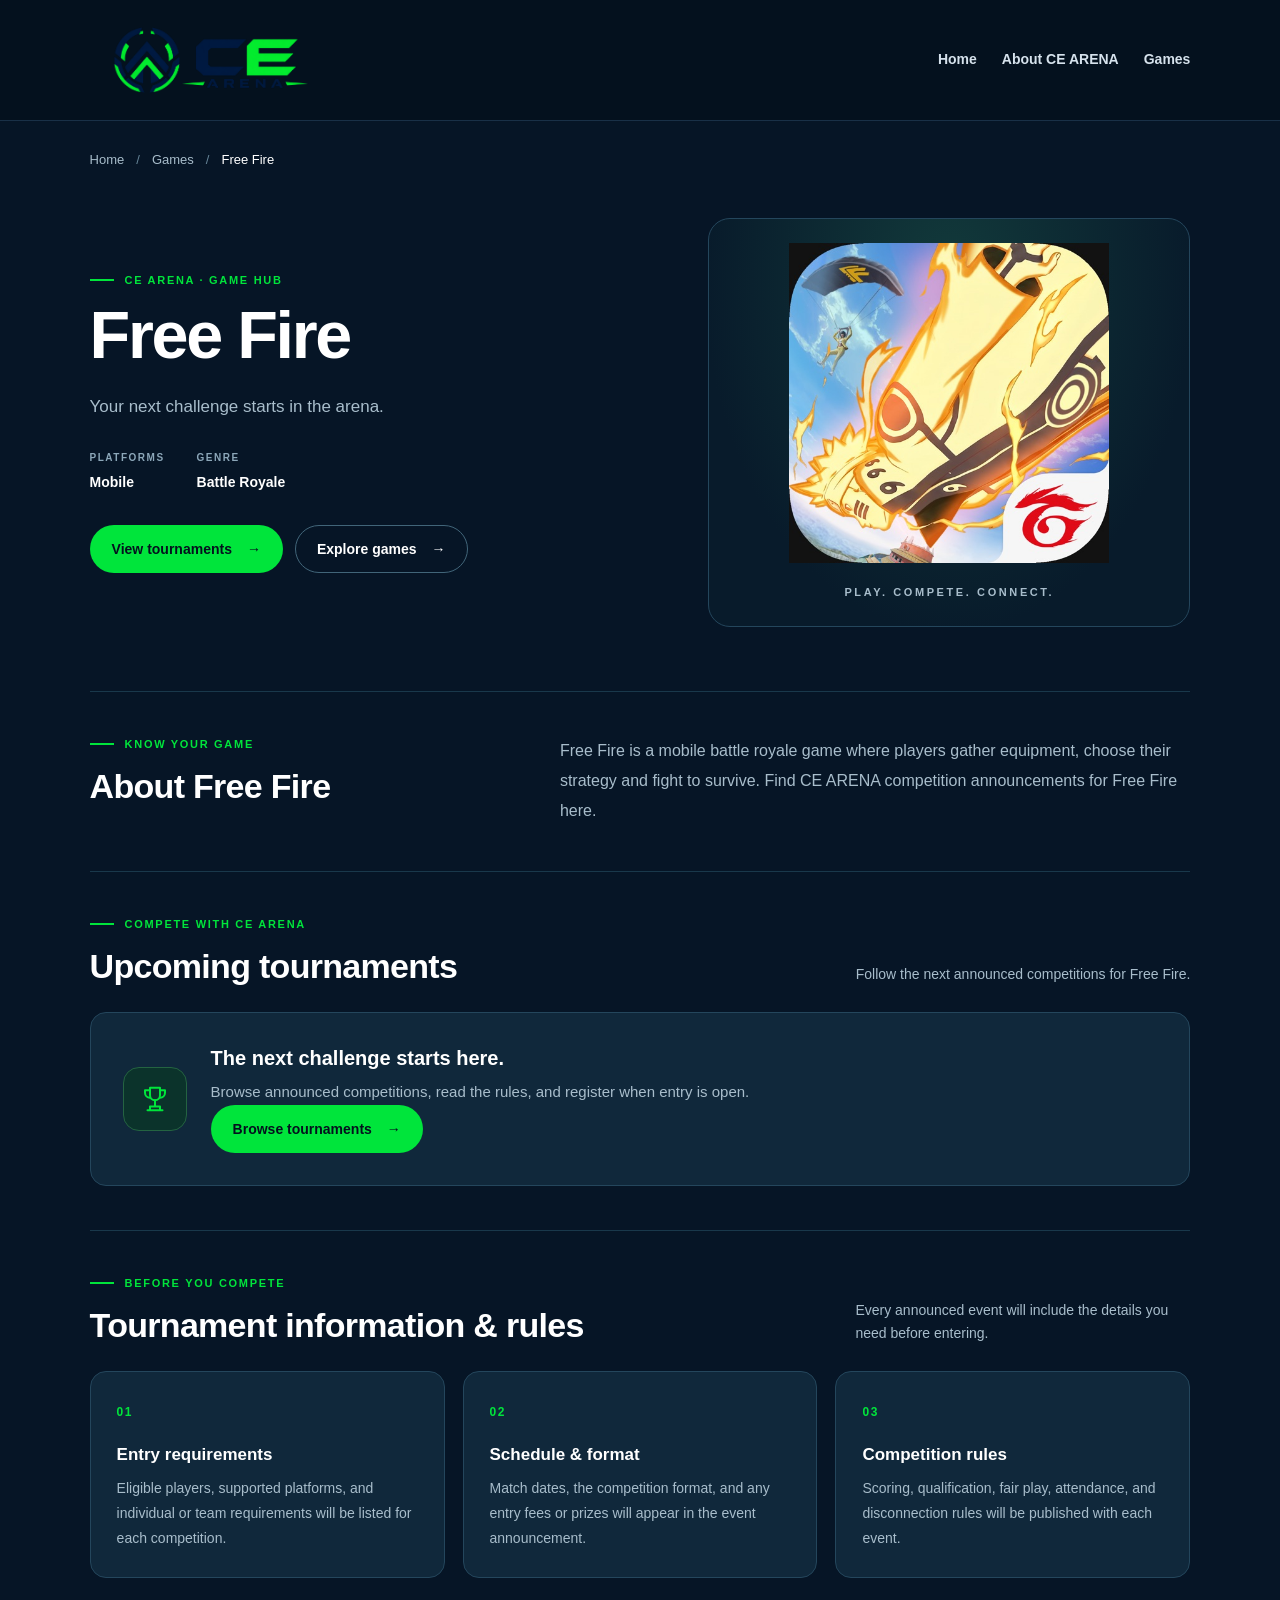
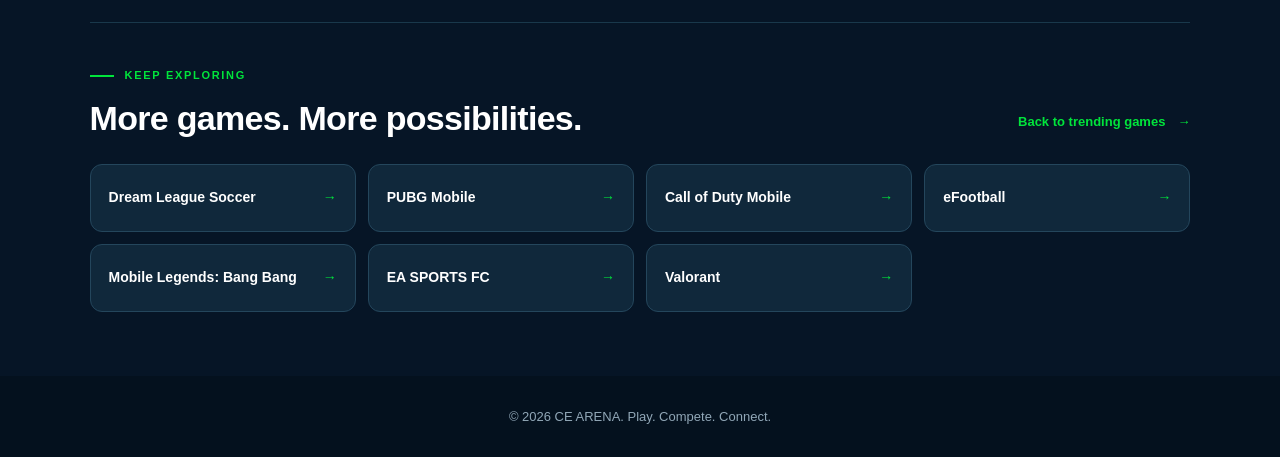
<file: pages/games/free-fire.html>
<!DOCTYPE html>
<html lang="en" class="ce-game-document">
<head>
  <meta charset="UTF-8">
  <meta name="viewport" content="width=device-width, initial-scale=1">
  <meta name="description" content="Your next challenge starts in the arena.">
  <title>Free Fire | CE ARENA</title>
  <link rel="stylesheet" href="/css/style.css">
  <link rel="stylesheet" href="/css/navbar.css">
  <link rel="stylesheet" href="/css/game-details.css?v=1">
</head>
<body class="ce-game-page">
  <a class="ce-game-skip" href="#main-content">Skip to game content</a>
  <header><a href="/" class="brand"><img src="/images/branding/ce-arena-horizontal.png" alt="CE ARENA" class="brand-logo"></a><nav><a href="/">Home</a><a href="/pages/about.html">About CE ARENA</a><a href="/pages/games.html">Games</a></nav></header>
  <main id="main-content" tabindex="-1">
    <div class="ce-game-shell">
      <nav class="ce-game-breadcrumb" aria-label="Breadcrumb">
        <ol>
          <li><a href="/">Home</a></li>
          <li><a href="/pages/games.html">Games</a></li>
          <li aria-current="page">Free Fire</li>
        </ol>
      </nav>
      <section class="ce-game-hero" aria-labelledby="game-title">
        <div class="ce-game-intro">
          <p class="ce-game-eyebrow">CE ARENA · Game hub</p>
          <h1 id="game-title">Free Fire</h1>
          <p class="ce-game-lead">Your next challenge starts in the arena.</p>
          <dl class="ce-game-facts">
            <div><dt>Platforms</dt><dd>Mobile</dd></div>
            <div><dt>Genre</dt><dd>Battle Royale</dd></div>
          </dl>
          <div class="ce-game-actions">
            <a class="ce-game-button ce-game-button-primary" href="/tournaments/game/free-fire/">View tournaments <span aria-hidden="true">→</span></a>
            <a class="ce-game-button ce-game-button-secondary" href="/pages/games.html">Explore games <span aria-hidden="true">→</span></a>
          </div>
        </div>
        <figure class="ce-game-media">
          <img src="/images/games/free-fire-cover.jpg" alt="Free Fire game artwork" fetchpriority="high" decoding="async">
          <figcaption>Play. Compete. Connect.</figcaption>
        </figure>
      </section>
      <section class="ce-game-about ce-game-section" aria-labelledby="about-game-title">
        <div><p class="ce-game-eyebrow">Know your game</p><h2 id="about-game-title">About Free Fire</h2></div>
        <p>Free Fire is a mobile battle royale game where players gather equipment, choose their strategy and fight to survive. Find CE ARENA competition announcements for Free Fire here.</p>
      </section>
      <section id="tournaments" class="ce-game-section" aria-labelledby="tournaments-title">
        <div class="ce-game-section-heading">
          <div><p class="ce-game-eyebrow">Compete with CE ARENA</p><h2 id="tournaments-title">Upcoming tournaments</h2></div>
          <p>Follow the next announced competitions for Free Fire.</p>
        </div>
        <div class="ce-game-empty">
          <span class="ce-game-empty-icon" aria-hidden="true">
            <svg width="30" height="30" viewBox="0 0 24 24" fill="none" stroke="currentColor" stroke-width="1.6" stroke-linecap="round" stroke-linejoin="round"><path d="M8 3h8v6a4 4 0 0 1-8 0V3Z"/><path d="M8 5H4v2a4 4 0 0 0 4 4m8-6h4v2a4 4 0 0 1-4 4m-4 2v5m-4 3v-3h8v3M6 21h12"/></svg>
          </span>
          <div><h3>The next challenge starts here.</h3><p>Browse announced competitions, read the rules, and register when entry is open.</p><p><a class="ce-game-button ce-game-button-primary" href="/tournaments/game/free-fire/">Browse tournaments <span aria-hidden="true">→</span></a></p></div>
        </div>
      </section>
      <section class="ce-game-section" aria-labelledby="rules-title">
        <div class="ce-game-section-heading">
          <div><p class="ce-game-eyebrow">Before you compete</p><h2 id="rules-title">Tournament information &amp; rules</h2></div>
          <p>Every announced event will include the details you need before entering.</p>
        </div>
        <div class="ce-game-info-grid">
          <article class="ce-game-info-card">
            <span class="ce-game-step" aria-hidden="true">01</span><h3>Entry requirements</h3>
            <p>Eligible players, supported platforms, and individual or team requirements will be listed for each competition.</p>
          </article>
          <article class="ce-game-info-card">
            <span class="ce-game-step" aria-hidden="true">02</span><h3>Schedule &amp; format</h3>
            <p>Match dates, the competition format, and any entry fees or prizes will appear in the event announcement.</p>
          </article>
          <article class="ce-game-info-card">
            <span class="ce-game-step" aria-hidden="true">03</span><h3>Competition rules</h3>
            <p>Scoring, qualification, fair play, attendance, and disconnection rules will be published with each event.</p>
          </article>
        </div>
      </section>
      <section class="ce-game-section ce-game-explore" aria-labelledby="other-games-title">
        <div class="ce-game-section-heading">
          <div><p class="ce-game-eyebrow">Keep exploring</p><h2 id="other-games-title">More games. More possibilities.</h2></div>
          <a class="ce-game-text-link" href="/#trending-games">Back to trending games <span aria-hidden="true">→</span></a>
        </div>
        <ul class="ce-game-other-list">
          <li><a href="/pages/games/dls.html"><span>Dream League Soccer</span><span aria-hidden="true">→</span></a></li>
<li><a href="/pages/games/pubg-mobile.html"><span>PUBG Mobile</span><span aria-hidden="true">→</span></a></li>
<li><a href="/pages/games/cod-mobile.html"><span>Call of Duty Mobile</span><span aria-hidden="true">→</span></a></li>
<li><a href="/pages/games/efootball.html"><span>eFootball</span><span aria-hidden="true">→</span></a></li>
<li><a href="/pages/games/mobile-legends.html"><span>Mobile Legends: Bang Bang</span><span aria-hidden="true">→</span></a></li>
<li><a href="/pages/games/ea-sports-fc.html"><span>EA SPORTS FC</span><span aria-hidden="true">→</span></a></li>
<li><a href="/pages/games/valorant.html"><span>Valorant</span><span aria-hidden="true">→</span></a></li>
        </ul>
      </section>
    </div>
  </main>
  <footer>© 2026 CE ARENA. Play. Compete. Connect.</footer>
</body>
</html>
</file>
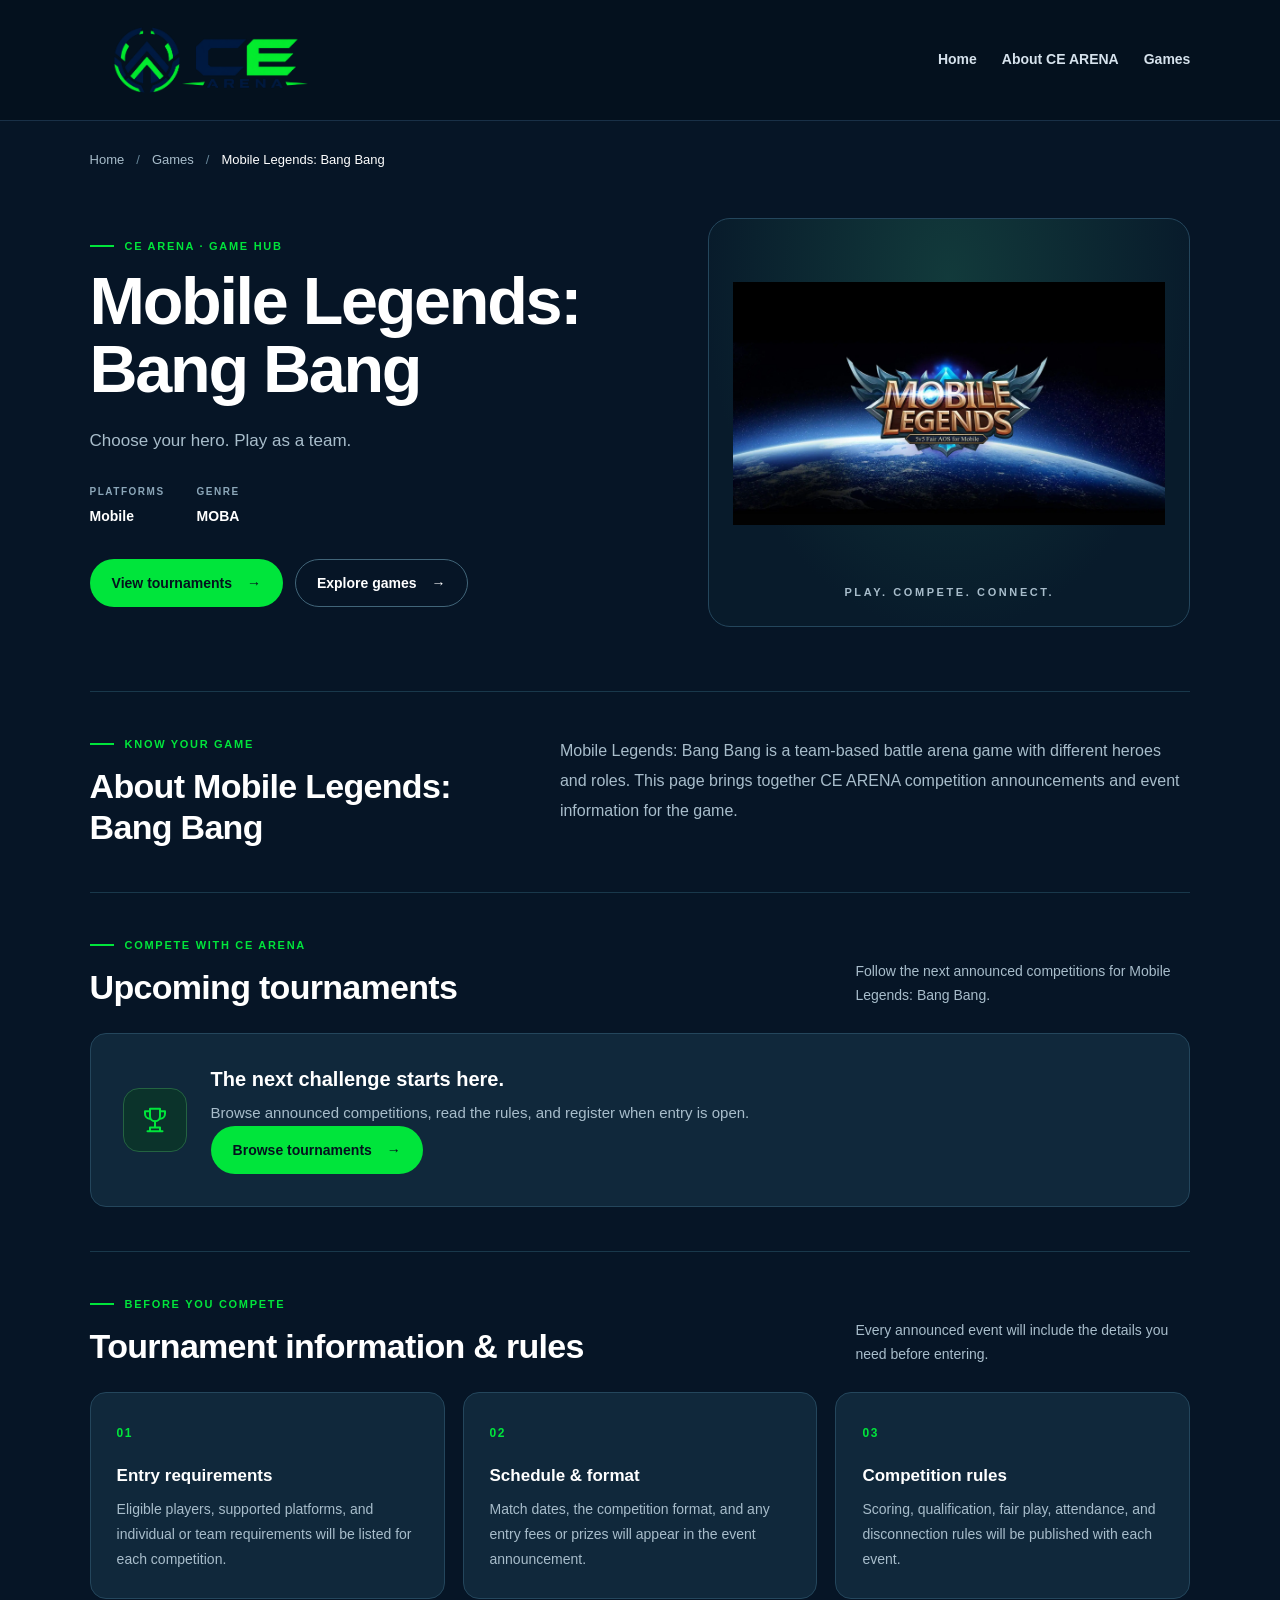
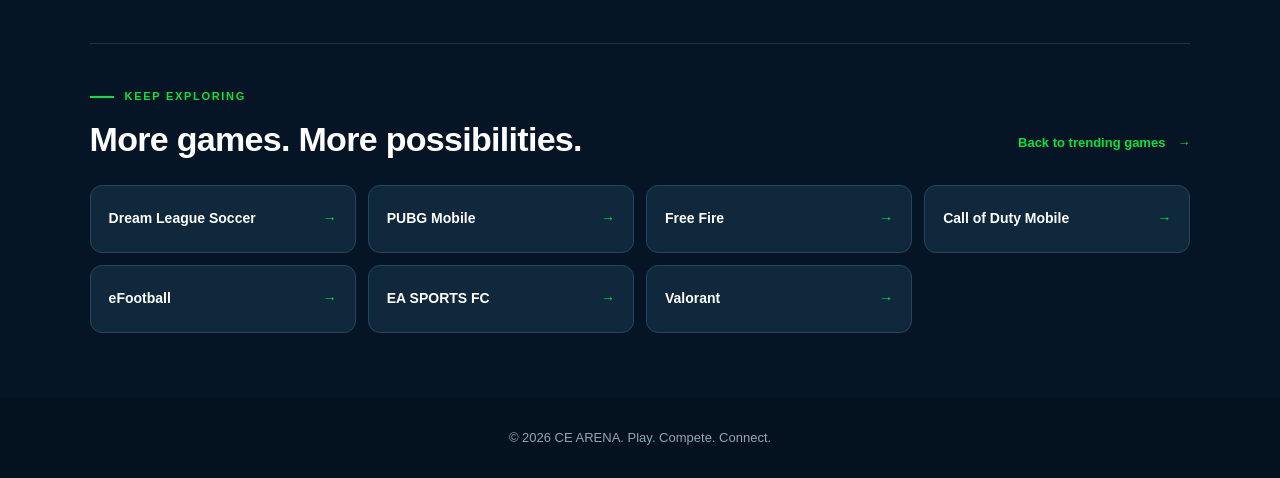
<file: pages/games/mobile-legends.html>
<!DOCTYPE html>
<html lang="en" class="ce-game-document">
<head>
  <meta charset="UTF-8">
  <meta name="viewport" content="width=device-width, initial-scale=1">
  <meta name="description" content="Choose your hero. Play as a team.">
  <title>Mobile Legends: Bang Bang | CE ARENA</title>
  <link rel="stylesheet" href="/css/style.css">
  <link rel="stylesheet" href="/css/navbar.css">
  <link rel="stylesheet" href="/css/game-details.css?v=1">
</head>
<body class="ce-game-page">
  <a class="ce-game-skip" href="#main-content">Skip to game content</a>
  <header><a href="/" class="brand"><img src="/images/branding/ce-arena-horizontal.png" alt="CE ARENA" class="brand-logo"></a><nav><a href="/">Home</a><a href="/pages/about.html">About CE ARENA</a><a href="/pages/games.html">Games</a></nav></header>
  <main id="main-content" tabindex="-1">
    <div class="ce-game-shell">
      <nav class="ce-game-breadcrumb" aria-label="Breadcrumb">
        <ol>
          <li><a href="/">Home</a></li>
          <li><a href="/pages/games.html">Games</a></li>
          <li aria-current="page">Mobile Legends: Bang Bang</li>
        </ol>
      </nav>
      <section class="ce-game-hero" aria-labelledby="game-title">
        <div class="ce-game-intro">
          <p class="ce-game-eyebrow">CE ARENA · Game hub</p>
          <h1 id="game-title">Mobile Legends: Bang Bang</h1>
          <p class="ce-game-lead">Choose your hero. Play as a team.</p>
          <dl class="ce-game-facts">
            <div><dt>Platforms</dt><dd>Mobile</dd></div>
            <div><dt>Genre</dt><dd>MOBA</dd></div>
          </dl>
          <div class="ce-game-actions">
            <a class="ce-game-button ce-game-button-primary" href="/tournaments/game/mobile-legends/">View tournaments <span aria-hidden="true">→</span></a>
            <a class="ce-game-button ce-game-button-secondary" href="/pages/games.html">Explore games <span aria-hidden="true">→</span></a>
          </div>
        </div>
        <figure class="ce-game-media">
          <img src="/images/games/mobile-legends.webp" alt="Mobile Legends: Bang Bang game artwork" fetchpriority="high" decoding="async">
          <figcaption>Play. Compete. Connect.</figcaption>
        </figure>
      </section>
      <section class="ce-game-about ce-game-section" aria-labelledby="about-game-title">
        <div><p class="ce-game-eyebrow">Know your game</p><h2 id="about-game-title">About Mobile Legends: Bang Bang</h2></div>
        <p>Mobile Legends: Bang Bang is a team-based battle arena game with different heroes and roles. This page brings together CE ARENA competition announcements and event information for the game.</p>
      </section>
      <section id="tournaments" class="ce-game-section" aria-labelledby="tournaments-title">
        <div class="ce-game-section-heading">
          <div><p class="ce-game-eyebrow">Compete with CE ARENA</p><h2 id="tournaments-title">Upcoming tournaments</h2></div>
          <p>Follow the next announced competitions for Mobile Legends: Bang Bang.</p>
        </div>
        <div class="ce-game-empty">
          <span class="ce-game-empty-icon" aria-hidden="true">
            <svg width="30" height="30" viewBox="0 0 24 24" fill="none" stroke="currentColor" stroke-width="1.6" stroke-linecap="round" stroke-linejoin="round"><path d="M8 3h8v6a4 4 0 0 1-8 0V3Z"/><path d="M8 5H4v2a4 4 0 0 0 4 4m8-6h4v2a4 4 0 0 1-4 4m-4 2v5m-4 3v-3h8v3M6 21h12"/></svg>
          </span>
          <div><h3>The next challenge starts here.</h3><p>Browse announced competitions, read the rules, and register when entry is open.</p><p><a class="ce-game-button ce-game-button-primary" href="/tournaments/game/mobile-legends/">Browse tournaments <span aria-hidden="true">→</span></a></p></div>
        </div>
      </section>
      <section class="ce-game-section" aria-labelledby="rules-title">
        <div class="ce-game-section-heading">
          <div><p class="ce-game-eyebrow">Before you compete</p><h2 id="rules-title">Tournament information &amp; rules</h2></div>
          <p>Every announced event will include the details you need before entering.</p>
        </div>
        <div class="ce-game-info-grid">
          <article class="ce-game-info-card">
            <span class="ce-game-step" aria-hidden="true">01</span><h3>Entry requirements</h3>
            <p>Eligible players, supported platforms, and individual or team requirements will be listed for each competition.</p>
          </article>
          <article class="ce-game-info-card">
            <span class="ce-game-step" aria-hidden="true">02</span><h3>Schedule &amp; format</h3>
            <p>Match dates, the competition format, and any entry fees or prizes will appear in the event announcement.</p>
          </article>
          <article class="ce-game-info-card">
            <span class="ce-game-step" aria-hidden="true">03</span><h3>Competition rules</h3>
            <p>Scoring, qualification, fair play, attendance, and disconnection rules will be published with each event.</p>
          </article>
        </div>
      </section>
      <section class="ce-game-section ce-game-explore" aria-labelledby="other-games-title">
        <div class="ce-game-section-heading">
          <div><p class="ce-game-eyebrow">Keep exploring</p><h2 id="other-games-title">More games. More possibilities.</h2></div>
          <a class="ce-game-text-link" href="/#trending-games">Back to trending games <span aria-hidden="true">→</span></a>
        </div>
        <ul class="ce-game-other-list">
          <li><a href="/pages/games/dls.html"><span>Dream League Soccer</span><span aria-hidden="true">→</span></a></li>
<li><a href="/pages/games/pubg-mobile.html"><span>PUBG Mobile</span><span aria-hidden="true">→</span></a></li>
<li><a href="/pages/games/free-fire.html"><span>Free Fire</span><span aria-hidden="true">→</span></a></li>
<li><a href="/pages/games/cod-mobile.html"><span>Call of Duty Mobile</span><span aria-hidden="true">→</span></a></li>
<li><a href="/pages/games/efootball.html"><span>eFootball</span><span aria-hidden="true">→</span></a></li>
<li><a href="/pages/games/ea-sports-fc.html"><span>EA SPORTS FC</span><span aria-hidden="true">→</span></a></li>
<li><a href="/pages/games/valorant.html"><span>Valorant</span><span aria-hidden="true">→</span></a></li>
        </ul>
      </section>
    </div>
  </main>
  <footer>© 2026 CE ARENA. Play. Compete. Connect.</footer>
</body>
</html>
</file>
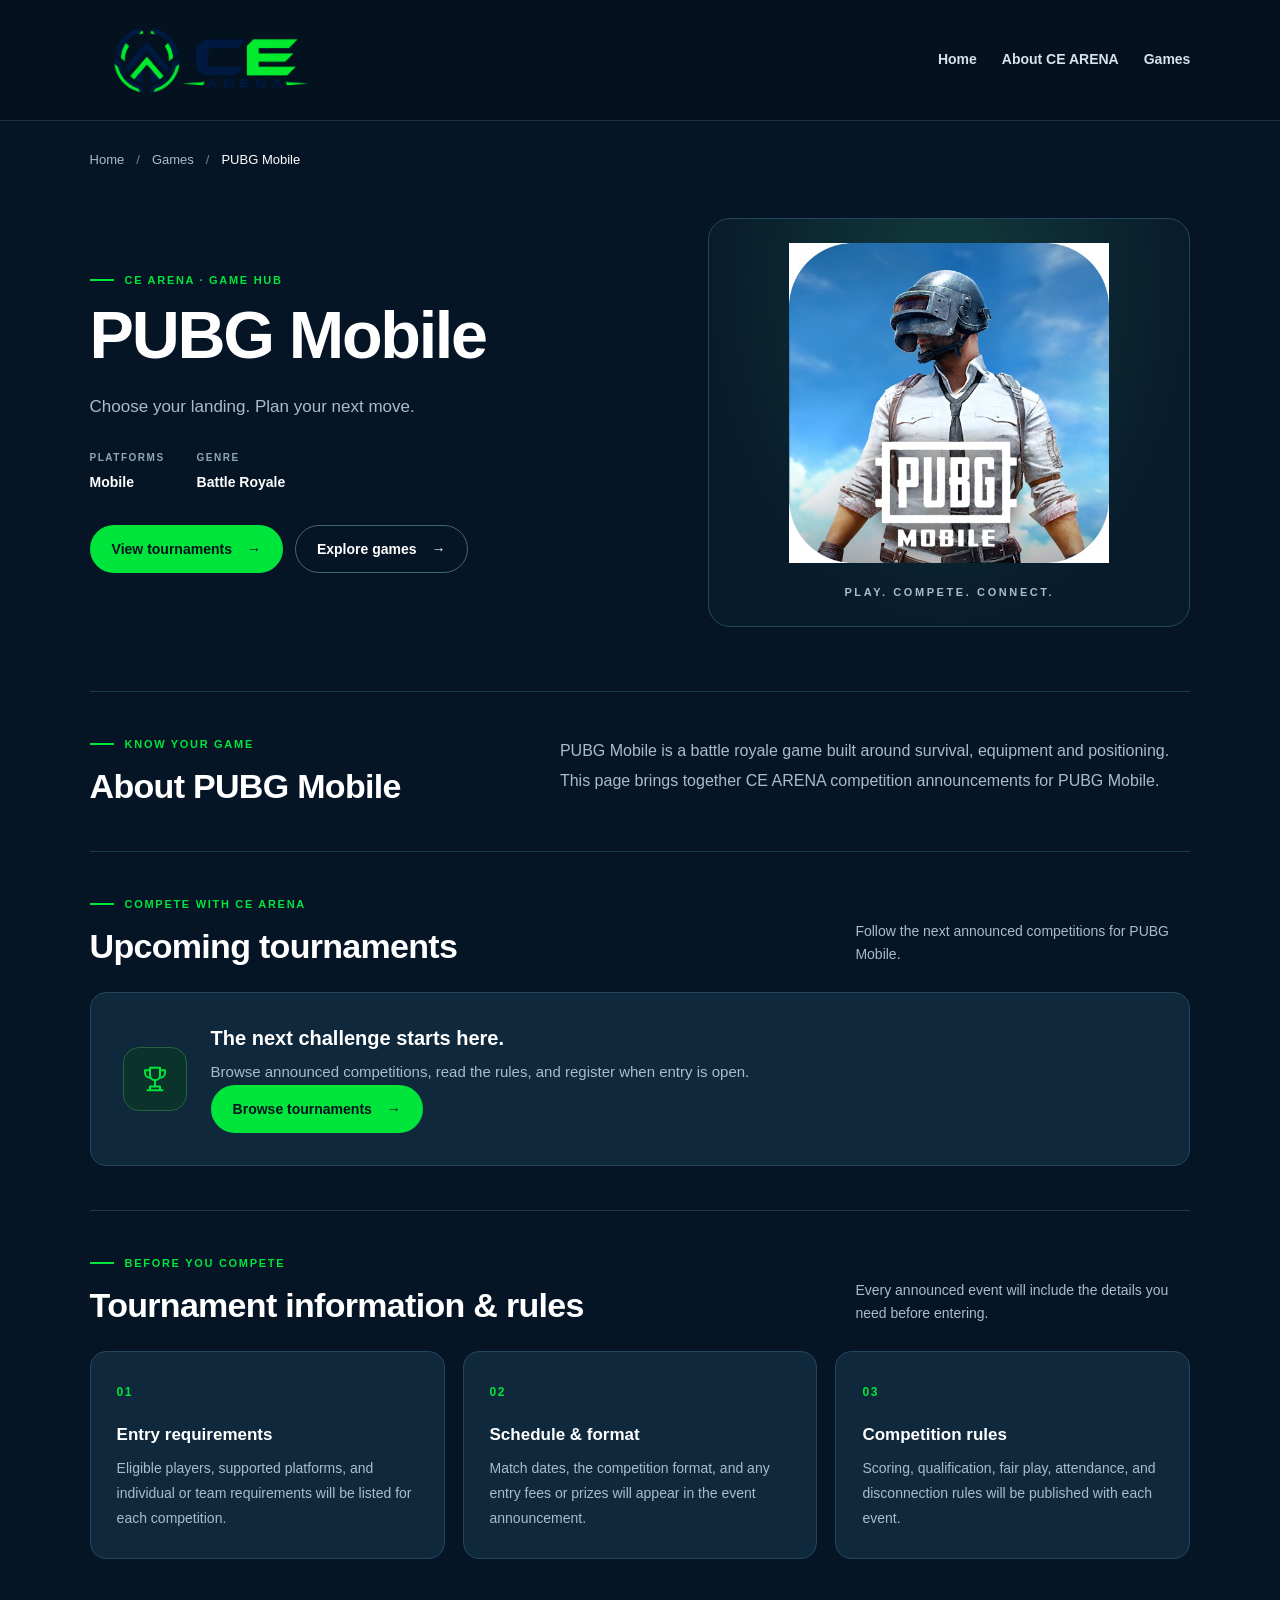
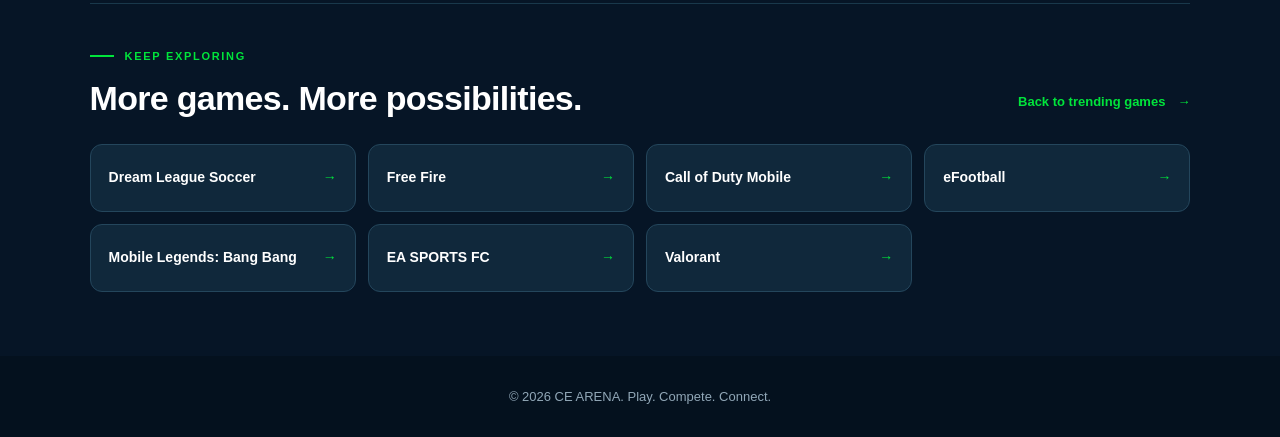
<file: pages/games/pubg-mobile.html>
<!DOCTYPE html>
<html lang="en" class="ce-game-document">
<head>
  <meta charset="UTF-8">
  <meta name="viewport" content="width=device-width, initial-scale=1">
  <meta name="description" content="Choose your landing. Plan your next move.">
  <title>PUBG Mobile | CE ARENA</title>
  <link rel="stylesheet" href="/css/style.css">
  <link rel="stylesheet" href="/css/navbar.css">
  <link rel="stylesheet" href="/css/game-details.css?v=1">
</head>
<body class="ce-game-page">
  <a class="ce-game-skip" href="#main-content">Skip to game content</a>
  <header><a href="/" class="brand"><img src="/images/branding/ce-arena-horizontal.png" alt="CE ARENA" class="brand-logo"></a><nav><a href="/">Home</a><a href="/pages/about.html">About CE ARENA</a><a href="/pages/games.html">Games</a></nav></header>
  <main id="main-content" tabindex="-1">
    <div class="ce-game-shell">
      <nav class="ce-game-breadcrumb" aria-label="Breadcrumb">
        <ol>
          <li><a href="/">Home</a></li>
          <li><a href="/pages/games.html">Games</a></li>
          <li aria-current="page">PUBG Mobile</li>
        </ol>
      </nav>
      <section class="ce-game-hero" aria-labelledby="game-title">
        <div class="ce-game-intro">
          <p class="ce-game-eyebrow">CE ARENA · Game hub</p>
          <h1 id="game-title">PUBG Mobile</h1>
          <p class="ce-game-lead">Choose your landing. Plan your next move.</p>
          <dl class="ce-game-facts">
            <div><dt>Platforms</dt><dd>Mobile</dd></div>
            <div><dt>Genre</dt><dd>Battle Royale</dd></div>
          </dl>
          <div class="ce-game-actions">
            <a class="ce-game-button ce-game-button-primary" href="/tournaments/game/pubg-mobile/">View tournaments <span aria-hidden="true">→</span></a>
            <a class="ce-game-button ce-game-button-secondary" href="/pages/games.html">Explore games <span aria-hidden="true">→</span></a>
          </div>
        </div>
        <figure class="ce-game-media">
          <img src="/images/games/pubg-mobile-cover.jpg" alt="PUBG Mobile game artwork" fetchpriority="high" decoding="async">
          <figcaption>Play. Compete. Connect.</figcaption>
        </figure>
      </section>
      <section class="ce-game-about ce-game-section" aria-labelledby="about-game-title">
        <div><p class="ce-game-eyebrow">Know your game</p><h2 id="about-game-title">About PUBG Mobile</h2></div>
        <p>PUBG Mobile is a battle royale game built around survival, equipment and positioning. This page brings together CE ARENA competition announcements for PUBG Mobile.</p>
      </section>
      <section id="tournaments" class="ce-game-section" aria-labelledby="tournaments-title">
        <div class="ce-game-section-heading">
          <div><p class="ce-game-eyebrow">Compete with CE ARENA</p><h2 id="tournaments-title">Upcoming tournaments</h2></div>
          <p>Follow the next announced competitions for PUBG Mobile.</p>
        </div>
        <div class="ce-game-empty">
          <span class="ce-game-empty-icon" aria-hidden="true">
            <svg width="30" height="30" viewBox="0 0 24 24" fill="none" stroke="currentColor" stroke-width="1.6" stroke-linecap="round" stroke-linejoin="round"><path d="M8 3h8v6a4 4 0 0 1-8 0V3Z"/><path d="M8 5H4v2a4 4 0 0 0 4 4m8-6h4v2a4 4 0 0 1-4 4m-4 2v5m-4 3v-3h8v3M6 21h12"/></svg>
          </span>
          <div><h3>The next challenge starts here.</h3><p>Browse announced competitions, read the rules, and register when entry is open.</p><p><a class="ce-game-button ce-game-button-primary" href="/tournaments/game/pubg-mobile/">Browse tournaments <span aria-hidden="true">→</span></a></p></div>
        </div>
      </section>
      <section class="ce-game-section" aria-labelledby="rules-title">
        <div class="ce-game-section-heading">
          <div><p class="ce-game-eyebrow">Before you compete</p><h2 id="rules-title">Tournament information &amp; rules</h2></div>
          <p>Every announced event will include the details you need before entering.</p>
        </div>
        <div class="ce-game-info-grid">
          <article class="ce-game-info-card">
            <span class="ce-game-step" aria-hidden="true">01</span><h3>Entry requirements</h3>
            <p>Eligible players, supported platforms, and individual or team requirements will be listed for each competition.</p>
          </article>
          <article class="ce-game-info-card">
            <span class="ce-game-step" aria-hidden="true">02</span><h3>Schedule &amp; format</h3>
            <p>Match dates, the competition format, and any entry fees or prizes will appear in the event announcement.</p>
          </article>
          <article class="ce-game-info-card">
            <span class="ce-game-step" aria-hidden="true">03</span><h3>Competition rules</h3>
            <p>Scoring, qualification, fair play, attendance, and disconnection rules will be published with each event.</p>
          </article>
        </div>
      </section>
      <section class="ce-game-section ce-game-explore" aria-labelledby="other-games-title">
        <div class="ce-game-section-heading">
          <div><p class="ce-game-eyebrow">Keep exploring</p><h2 id="other-games-title">More games. More possibilities.</h2></div>
          <a class="ce-game-text-link" href="/#trending-games">Back to trending games <span aria-hidden="true">→</span></a>
        </div>
        <ul class="ce-game-other-list">
          <li><a href="/pages/games/dls.html"><span>Dream League Soccer</span><span aria-hidden="true">→</span></a></li>
<li><a href="/pages/games/free-fire.html"><span>Free Fire</span><span aria-hidden="true">→</span></a></li>
<li><a href="/pages/games/cod-mobile.html"><span>Call of Duty Mobile</span><span aria-hidden="true">→</span></a></li>
<li><a href="/pages/games/efootball.html"><span>eFootball</span><span aria-hidden="true">→</span></a></li>
<li><a href="/pages/games/mobile-legends.html"><span>Mobile Legends: Bang Bang</span><span aria-hidden="true">→</span></a></li>
<li><a href="/pages/games/ea-sports-fc.html"><span>EA SPORTS FC</span><span aria-hidden="true">→</span></a></li>
<li><a href="/pages/games/valorant.html"><span>Valorant</span><span aria-hidden="true">→</span></a></li>
        </ul>
      </section>
    </div>
  </main>
  <footer>© 2026 CE ARENA. Play. Compete. Connect.</footer>
</body>
</html>
</file>
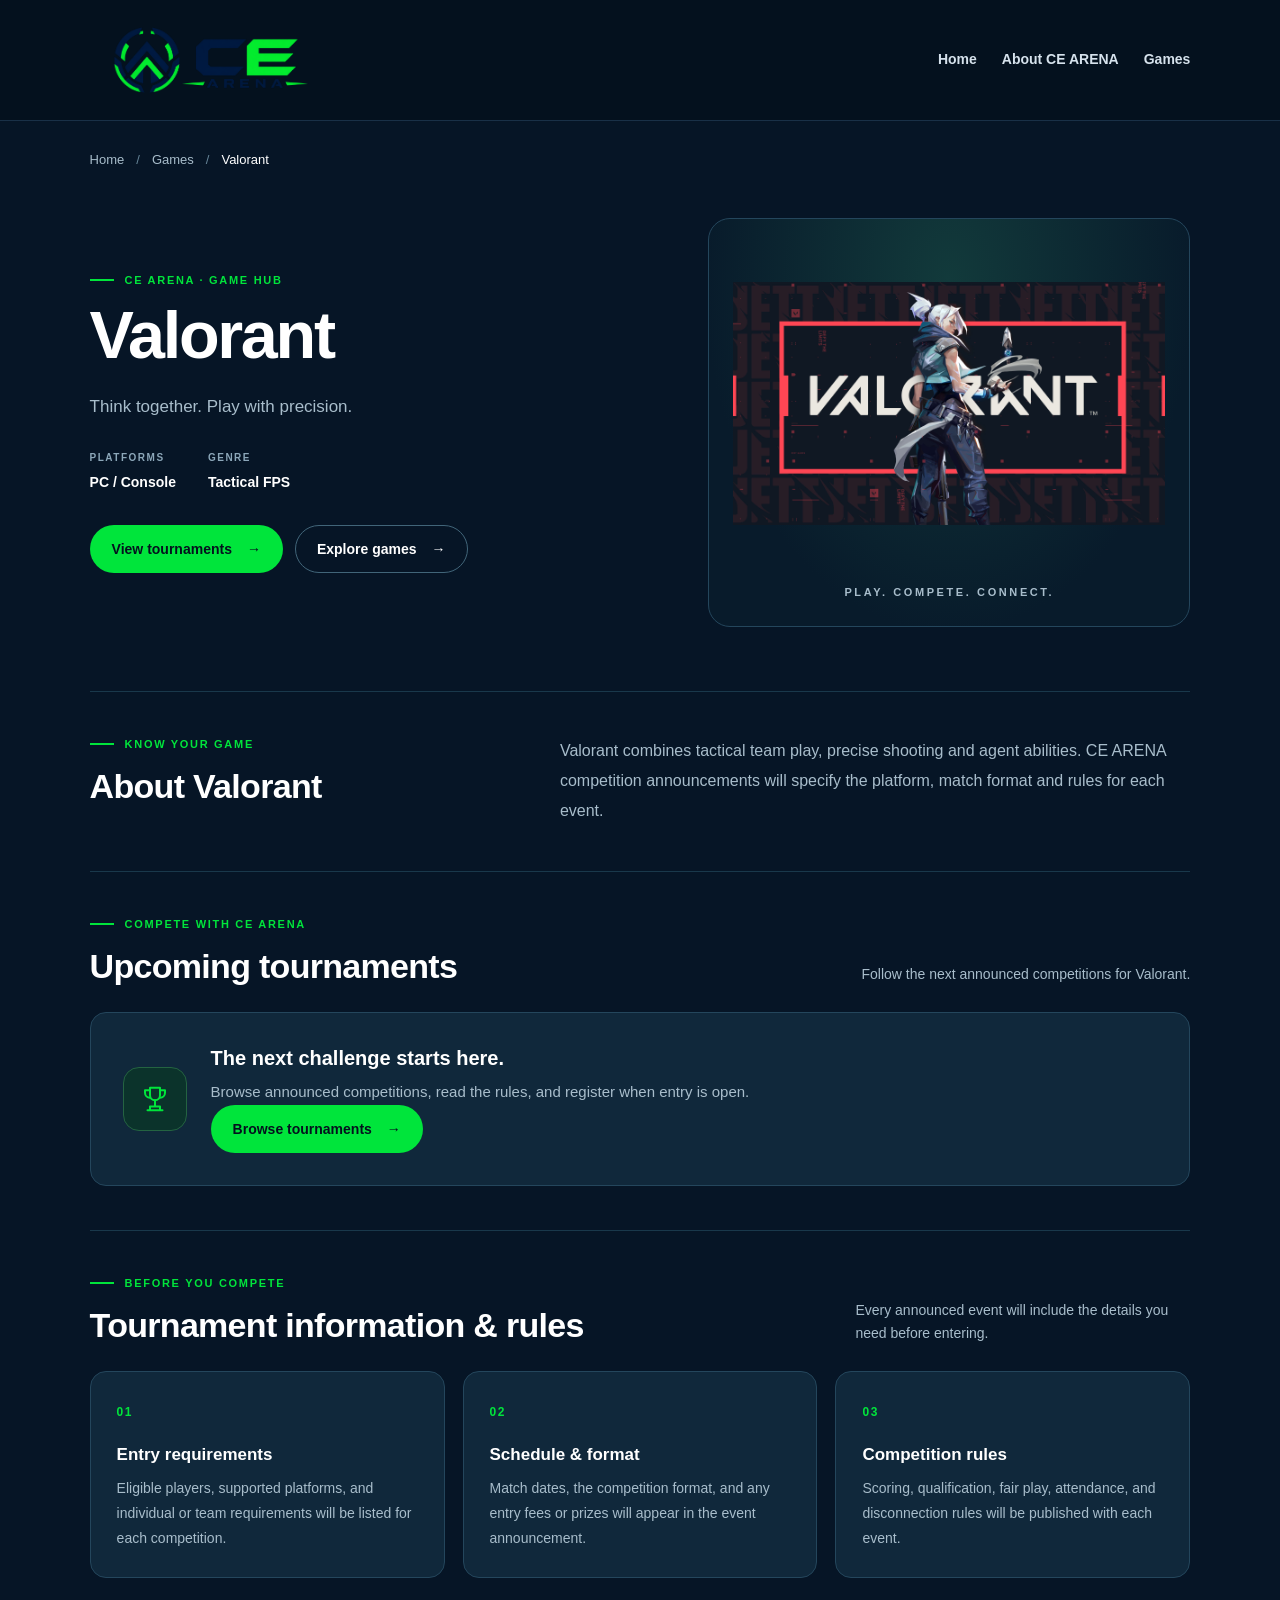
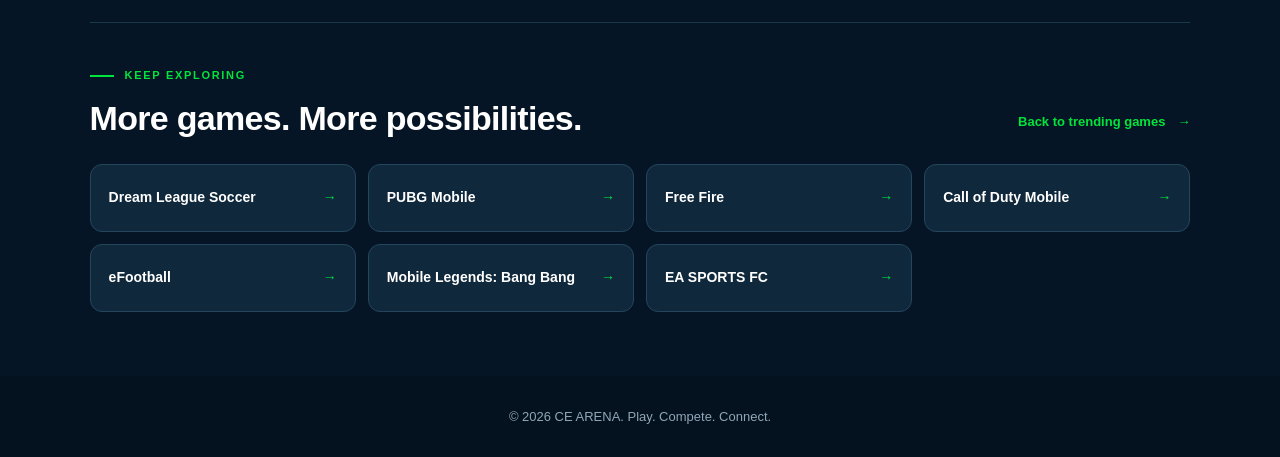
<file: pages/games/valorant.html>
<!DOCTYPE html>
<html lang="en" class="ce-game-document">
<head>
  <meta charset="UTF-8">
  <meta name="viewport" content="width=device-width, initial-scale=1">
  <meta name="description" content="Think together. Play with precision.">
  <title>Valorant | CE ARENA</title>
  <link rel="stylesheet" href="/css/style.css">
  <link rel="stylesheet" href="/css/navbar.css">
  <link rel="stylesheet" href="/css/game-details.css?v=1">
</head>
<body class="ce-game-page">
  <a class="ce-game-skip" href="#main-content">Skip to game content</a>
  <header><a href="/" class="brand"><img src="/images/branding/ce-arena-horizontal.png" alt="CE ARENA" class="brand-logo"></a><nav><a href="/">Home</a><a href="/pages/about.html">About CE ARENA</a><a href="/pages/games.html">Games</a></nav></header>
  <main id="main-content" tabindex="-1">
    <div class="ce-game-shell">
      <nav class="ce-game-breadcrumb" aria-label="Breadcrumb">
        <ol>
          <li><a href="/">Home</a></li>
          <li><a href="/pages/games.html">Games</a></li>
          <li aria-current="page">Valorant</li>
        </ol>
      </nav>
      <section class="ce-game-hero" aria-labelledby="game-title">
        <div class="ce-game-intro">
          <p class="ce-game-eyebrow">CE ARENA · Game hub</p>
          <h1 id="game-title">Valorant</h1>
          <p class="ce-game-lead">Think together. Play with precision.</p>
          <dl class="ce-game-facts">
            <div><dt>Platforms</dt><dd>PC / Console</dd></div>
            <div><dt>Genre</dt><dd>Tactical FPS</dd></div>
          </dl>
          <div class="ce-game-actions">
            <a class="ce-game-button ce-game-button-primary" href="/tournaments/game/valorant/">View tournaments <span aria-hidden="true">→</span></a>
            <a class="ce-game-button ce-game-button-secondary" href="/pages/games.html">Explore games <span aria-hidden="true">→</span></a>
          </div>
        </div>
        <figure class="ce-game-media">
          <img src="/images/games/valorant-cover.jpg" alt="Valorant game artwork" fetchpriority="high" decoding="async">
          <figcaption>Play. Compete. Connect.</figcaption>
        </figure>
      </section>
      <section class="ce-game-about ce-game-section" aria-labelledby="about-game-title">
        <div><p class="ce-game-eyebrow">Know your game</p><h2 id="about-game-title">About Valorant</h2></div>
        <p>Valorant combines tactical team play, precise shooting and agent abilities. CE ARENA competition announcements will specify the platform, match format and rules for each event.</p>
      </section>
      <section id="tournaments" class="ce-game-section" aria-labelledby="tournaments-title">
        <div class="ce-game-section-heading">
          <div><p class="ce-game-eyebrow">Compete with CE ARENA</p><h2 id="tournaments-title">Upcoming tournaments</h2></div>
          <p>Follow the next announced competitions for Valorant.</p>
        </div>
        <div class="ce-game-empty">
          <span class="ce-game-empty-icon" aria-hidden="true">
            <svg width="30" height="30" viewBox="0 0 24 24" fill="none" stroke="currentColor" stroke-width="1.6" stroke-linecap="round" stroke-linejoin="round"><path d="M8 3h8v6a4 4 0 0 1-8 0V3Z"/><path d="M8 5H4v2a4 4 0 0 0 4 4m8-6h4v2a4 4 0 0 1-4 4m-4 2v5m-4 3v-3h8v3M6 21h12"/></svg>
          </span>
          <div><h3>The next challenge starts here.</h3><p>Browse announced competitions, read the rules, and register when entry is open.</p><p><a class="ce-game-button ce-game-button-primary" href="/tournaments/game/valorant/">Browse tournaments <span aria-hidden="true">→</span></a></p></div>
        </div>
      </section>
      <section class="ce-game-section" aria-labelledby="rules-title">
        <div class="ce-game-section-heading">
          <div><p class="ce-game-eyebrow">Before you compete</p><h2 id="rules-title">Tournament information &amp; rules</h2></div>
          <p>Every announced event will include the details you need before entering.</p>
        </div>
        <div class="ce-game-info-grid">
          <article class="ce-game-info-card">
            <span class="ce-game-step" aria-hidden="true">01</span><h3>Entry requirements</h3>
            <p>Eligible players, supported platforms, and individual or team requirements will be listed for each competition.</p>
          </article>
          <article class="ce-game-info-card">
            <span class="ce-game-step" aria-hidden="true">02</span><h3>Schedule &amp; format</h3>
            <p>Match dates, the competition format, and any entry fees or prizes will appear in the event announcement.</p>
          </article>
          <article class="ce-game-info-card">
            <span class="ce-game-step" aria-hidden="true">03</span><h3>Competition rules</h3>
            <p>Scoring, qualification, fair play, attendance, and disconnection rules will be published with each event.</p>
          </article>
        </div>
      </section>
      <section class="ce-game-section ce-game-explore" aria-labelledby="other-games-title">
        <div class="ce-game-section-heading">
          <div><p class="ce-game-eyebrow">Keep exploring</p><h2 id="other-games-title">More games. More possibilities.</h2></div>
          <a class="ce-game-text-link" href="/#trending-games">Back to trending games <span aria-hidden="true">→</span></a>
        </div>
        <ul class="ce-game-other-list">
          <li><a href="/pages/games/dls.html"><span>Dream League Soccer</span><span aria-hidden="true">→</span></a></li>
<li><a href="/pages/games/pubg-mobile.html"><span>PUBG Mobile</span><span aria-hidden="true">→</span></a></li>
<li><a href="/pages/games/free-fire.html"><span>Free Fire</span><span aria-hidden="true">→</span></a></li>
<li><a href="/pages/games/cod-mobile.html"><span>Call of Duty Mobile</span><span aria-hidden="true">→</span></a></li>
<li><a href="/pages/games/efootball.html"><span>eFootball</span><span aria-hidden="true">→</span></a></li>
<li><a href="/pages/games/mobile-legends.html"><span>Mobile Legends: Bang Bang</span><span aria-hidden="true">→</span></a></li>
<li><a href="/pages/games/ea-sports-fc.html"><span>EA SPORTS FC</span><span aria-hidden="true">→</span></a></li>
        </ul>
      </section>
    </div>
  </main>
  <footer>© 2026 CE ARENA. Play. Compete. Connect.</footer>
</body>
</html>
</file>
<file: css/style.css>
*{box-sizing:border-box}html{scroll-behavior:smooth}body{margin:0;background:#061526;color:white;font-family:Arial,Helvetica,sans-serif}header{display:flex;justify-content:space-between;align-items:center;padding:20px 7%;background:#04111e;border-bottom:1px solid #193047}.brand{font-size:26px;font-weight:900;color:#00e53b;letter-spacing:2px;text-decoration:none}.brand span{color:white}nav{display:flex;gap:22px}nav a{color:#d6e2ec;text-decoration:none;font-size:14px}nav a:hover{color:#00e53b}.hero{min-height:520px;display:flex;align-items:center;padding:70px 7%;background:radial-gradient(circle at 85% 40%,#124e43 0%,#0b2533 35%,#061526 75%)}.hero-content{max-width:650px}.label{color:#00e53b;font-weight:bold;letter-spacing:4px;font-size:13px}h1{font-size:clamp(44px,7vw,78px);line-height:1.05;margin:18px 0}h1 span{color:#00e53b}.subtitle{font-size:22px;color:#f1f5f9}.description{font-size:16px;color:#a7bac8;line-height:1.8;max-width:520px}.buttons{display:flex;gap:15px;margin-top:35px;flex-wrap:wrap}.btn{padding:15px 25px;border-radius:30px;text-decoration:none;font-weight:bold;font-size:14px}.primary{background:#00e53b;color:#04111e}.secondary{border:1px solid #72909d;color:white}.about{padding:65px 7%;background:#ffffff;color:#071827}.about h2{font-size:32px;margin-top:0}.about p{color:#415466;line-height:1.8;max-width:750px}footer{text-align:center;padding:30px;background:#04111e;color:#91a7b7;font-size:13px}@media(max-width:650px){header{padding:18px 5%;align-items:flex-start;gap:15px;flex-direction:column}nav{flex-wrap:wrap;gap:14px}.hero{min-height:490px;padding:55px 6%}.subtitle{font-size:19px}.description{font-size:15px}.buttons{flex-direction:column;align-items:flex-start}}
/* ========================================
   CE ARENA — BRANDING
======================================== */

header .brand {
    display: inline-flex;
    align-items: center;
    gap: 14px;
    text-decoration: none;
    flex-shrink: 0;
}

header .brand-logo {
    display: block;
    width: 72px;
    height: 72px;
    object-fit: contain;
}

header .brand-name {
    display: flex;
    flex-direction: column;
    align-items: flex-start;
    justify-content: center;
    gap: 0;
    line-height: 0.95;
}

header .brand-ce {
    display: block;
    font-size: 23px;
    font-weight: 900;
    letter-spacing: 3px;
    color: #00e53b;
}

header .brand-arena {
    display: block;
    font-size: 25px;
    font-weight: 900;
    letter-spacing: 2px;
    color: #ffffff;
}

/* ========================================
   CE ARENA — HERO SECTION
======================================== */

nav a:hover {
    color: #00e53b;
}

.hero {
    min-height: 520px;
    display: flex;
    align-items: center;
    padding: 70px 7%;
    background: radial-gradient(
        circle at 85% 40%,
        #124e43 0%,
        #0b2533 35%,
        #061526 75%
    );
}

/* ========================================
   MOBILE RESPONSIVENESS
======================================== */

@media (max-width: 650px) {
    header .brand-logo {
        width: 58px;
        height: 58px;
    }

    header .brand-ce {
        font-size: 20px;
    }

    header .brand-arena {
        font-size: 22px;
    }

    .hero {
        min-height: 490px;
        padding: 55px 6%;
    }
}

/* CE ARENA — Official horizontal branding */
header .brand {
    display: inline-flex;
    align-items: center;
    text-decoration: none;
}

header .brand-logo {
    width: 240px;
    height: auto;
    max-width: 100%;
    object-fit: contain;
}

@media (max-width: 650px) {
    header .brand-logo {
        width: 190px;
        height: auto;
    }
}

/* =====================================
   CE ARENA — REFERENCE HERO DESIGN
===================================== */

.hero {
    position: relative;
    min-height: 620px;
    display: flex;
    align-items: center;
    padding: 70px 7%;
    overflow: hidden;
    background-color: #061526;
}

.hero-content {
    position: relative;
    z-index: 2;
    max-width: 750px;
}

.hero-label {
    display: flex;
    align-items: center;
    gap: 18px;
    margin-bottom: 25px;
    color: #00e53b;
    font-size: 17px;
    font-weight: 700;
    letter-spacing: 1px;
}

.hero-label::before {
    content: "";
    width: 42px;
    height: 3px;
    background: #00e53b;
    border-radius: 3px;
}

.hero h1 {
    margin: 0 0 25px;
    color: #ffffff;
    font-size: clamp(42px, 5.6vw, 76px);
    font-weight: 800;
    line-height: 1.08;
    letter-spacing: -2px;
}

.hero h1 span {
    color: #00e53b;
}

.hero .subtitle {
    margin: 0 0 22px;
    color: white;
    font-size: clamp(23px, 3vw, 34px);
    font-weight: 700;
}

.hero .description {
    max-width: 520px;
    color: #f1f5f9;
    font-size: 18px;
    line-height: 1.6;
}

.hero .buttons {
    margin-top: 35px;
}

.hero .btn.primary {
    display: inline-flex;
    align-items: center;
    justify-content: center;
    padding: 18px 35px;
    background: #00e53b;
    color: #061526;
    border-radius: 50px;
    font-size: 16px;
    font-weight: 800;
}

/* Mobile */

@media (max-width: 650px) {
    .hero {
        min-height: 580px;
        padding: 55px 5%;
    }

    .hero h1 {
        font-size: clamp(39px, 8vw, 58px);
        letter-spacing: -1px;
    }

    .hero-label {
        font-size: 14px;
    }

    .hero .subtitle {
        font-size: 23px;
    }

    .hero .description {
        font-size: 16px;
    }
}
</file>
<file: css/games.css>
.games-section{padding:60px 7%;background:#091c2c;color:white}
.games-section h1{font-size:38px;margin-bottom:30px;color:#00e53b}
.games-grid{display:grid;grid-template-columns:repeat(4,minmax(0,1fr));gap:20px}
.game-card{background:#10283b;border:1px solid #24465c;border-radius:16px;padding:24px;transition:transform .2s,border-color .2s}
.game-card:hover{transform:translateY(-5px);border-color:#00e53b}
.game-card h2{font-size:19px;color:white;margin-bottom:15px}
.game-card p{color:#a8bdcb;font-size:14px;line-height:1.6}
@media(max-width:900px){.games-grid{grid-template-columns:repeat(2,minmax(0,1fr))}}
@media(max-width:550px){.games-grid{grid-template-columns:1fr}.games-section{padding:40px 6%}}

/* CE ARENA - GAME IMAGE STYLING */
.game-image{display:block;width:100%;height:160px;object-fit:contain;background:#081827;border-radius:12px;padding:15px;margin-bottom:18px}
.game-card{overflow:hidden}
.game-card:hover .game-image{background:#123247}
@media(max-width:550px){.game-image{height:190px}}

/* CE ARENA - HORIZONTAL GAME CARDS */
.games-grid{display:grid;grid-template-columns:1fr;gap:20px;max-width:1100px;margin:30px auto}
.game-card{display:flex;align-items:center;gap:30px;padding:20px 25px;min-height:190px;background:#10283b;border:1px solid #24465c;border-radius:16px}
.game-image{display:block;flex:0 0 230px;width:230px;max-width:230px;height:150px;object-fit:contain;object-position:center;background:#081827;padding:18px;margin:0;border-radius:12px}
.game-card h2{flex:1;font-size:23px;margin:0 0 10px;color:#fff}
.game-card p{font-size:15px;color:#a8bdcb;margin:5px 0}
@media(max-width:650px){.games-grid{grid-template-columns:1fr;gap:15px}.game-card{display:flex;flex-direction:column;align-items:stretch;gap:15px;padding:18px;min-height:auto}.game-image{flex:none;width:100%;max-width:100%;height:180px}.game-card h2{font-size:20px}.game-card p{font-size:14px}}
</file>
<file: css/navbar.css>
/* =====================================
   CE ARENA — NAVIGATION
===================================== */

header {
    display: flex;
    align-items: center;
    justify-content: space-between;
    padding: 20px 7%;
    background: #04111e;
    border-bottom: 1px solid #193047;
}

/* Official CE ARENA horizontal logo */

header .brand {
    display: inline-flex;
    align-items: center;
    text-decoration: none;
    flex-shrink: 0;
}

header .brand-logo {
    display: block;
    width: 240px;
    height: auto;
    max-width: 100%;
    object-fit: contain;
}

/* Navigation links */

header nav {
    display: flex;
    align-items: center;
    gap: 25px;
}

header nav a {
    color: #d6e2ec;
    text-decoration: none;
    font-size: 14px;
    font-weight: 600;
    transition: color 0.3s ease;
}

header nav a:hover {
    color: #00e53b;
}

/* Mobile layout */

@media (max-width: 650px) {
    header {
        padding: 15px 5%;
        gap: 15px;
        flex-direction: column;
        align-items: flex-start;
    }

    header .brand-logo {
        width: 190px;
        height: auto;
    }

    header nav {
        gap: 20px;
        flex-wrap: wrap;
    }
}
</file>
<file: css/hero-gamer.css>
/* CE ARENA — HERO PICTURE */

.hero.hero-gamer {
    position: relative;
    isolation: isolate;
    overflow: hidden;
    background: #061526;
}

.hero.hero-gamer::before {
    content: "";
    position: absolute;
    inset: 0 0 0 auto;
    width: 58%;
    z-index: 0;
    pointer-events: none;
    background:
        linear-gradient(
            90deg,
            #061526 0%,
            rgba(6, 21, 38, 0.85) 16%,
            rgba(6, 21, 38, 0.25) 40%,
            rgba(6, 21, 38, 0) 60%
        ),
        url("/images/ce-arena-hero-gamer.jpg")
        center top / cover no-repeat;
}

.hero.hero-gamer .hero-content {
    position: relative;
    z-index: 2;
    width: 52%;
    max-width: 620px;
}

/* Tablets and phones */
@media (max-width: 900px) {
    .hero.hero-gamer {
        flex-direction: column;
        align-items: stretch;
        min-height: 0;
        padding: 0;
    }

    .hero.hero-gamer .hero-content {
        order: 1;
        width: 100%;
        max-width: none;
        padding: 48px 6% 28px;
    }

    .hero.hero-gamer::before {
        position: relative;
        inset: auto;
        order: 2;
        flex: none;
        width: 100%;
        height: clamp(300px, 70vw, 520px);
        background:
            linear-gradient(
                180deg,
                #061526 0%,
                rgba(6, 21, 38, 0.15) 25%,
                rgba(6, 21, 38, 0) 50%
            ),
            url("/images/ce-arena-hero-gamer.jpg")
            center top / cover no-repeat;
    }
}
</file>
<file: css/game-details.css>
/* CE ARENA — Game pages. Layout rules are scoped to protect the homepage. */
.ce-game-page { background: #061526; color: #fff; line-height: 1.65; }
.ce-game-page a:focus-visible, a.game-card:focus-visible { outline: 3px solid #00e53b; outline-offset: 5px; }
.ce-game-page h1, .ce-game-page h2, .ce-game-page h3 { overflow-wrap: anywhere; }
.ce-game-page h2 { margin: 0; font-size: clamp(25px, 2.8vw, 34px); line-height: 1.2; letter-spacing: -.7px; }
.ce-game-page h3 { margin: 0 0 9px; font-size: 18px; line-height: 1.35; }
.ce-game-page p { margin: 0; }
.ce-game-skip { position: fixed; top: 16px; left: 5%; z-index: 100; transform: translateY(-180%); padding: 12px 18px; border-radius: 8px; background: #00e53b; color: #04111e; font-weight: 700; text-decoration: none; }
.ce-game-skip:focus { transform: translateY(0); }
.ce-game-shell { width: min(1200px, 86%); margin-inline: auto; }
.ce-game-breadcrumb { display: block; margin: 28px 0 0; }
.ce-game-breadcrumb ol { display: flex; flex-wrap: wrap; align-items: center; gap: 7px 12px; padding: 0; margin: 0; list-style: none; }
.ce-game-breadcrumb li { display: inline-flex; align-items: center; gap: 12px; min-width: 0; color: #a8bdcb; font-size: 13px; overflow-wrap: anywhere; }
.ce-game-breadcrumb li + li::before { content: "/"; color: #668598; }
.ce-game-breadcrumb a { color: #a8bdcb; font-size: inherit; text-decoration: none; }
.ce-game-breadcrumb a:hover { color: #00e53b; }
.ce-game-breadcrumb [aria-current] { color: #fff; }
.ce-game-hero { display: grid; grid-template-columns: minmax(0, 1.15fr) minmax(0, 1fr); align-items: center; gap: clamp(28px, 5vw, 76px); padding: 48px 0 64px; }
.ce-game-intro { min-width: 0; }
.ce-game-eyebrow { display: flex; align-items: center; gap: 11px; color: #00e53b; font-size: 11px; font-weight: 700; line-height: 1.5; letter-spacing: 1.7px; text-transform: uppercase; }
.ce-game-eyebrow::before { content: ""; flex: 0 0 24px; height: 2px; background: #00e53b; }
.ce-game-page .ce-game-eyebrow { margin-bottom: 14px; }
.ce-game-hero h1 { margin: 0 0 22px; font-size: clamp(42px, 5.2vw, 72px); font-weight: 800; line-height: 1.02; letter-spacing: -2.3px; }
.ce-game-page .ce-game-lead { max-width: 540px; color: #a8bdcb; font-size: 17px; line-height: 1.8; }
.ce-game-facts { display: flex; flex-wrap: wrap; gap: 18px 32px; margin: 27px 0 31px; }
.ce-game-facts > div { min-width: 0; }
.ce-game-facts dt { margin-bottom: 5px; color: #8ca7b9; font-size: 10px; font-weight: 700; letter-spacing: 1.5px; text-transform: uppercase; }
.ce-game-facts dd { margin: 0; color: #fff; font-size: 14px; font-weight: 700; }
.ce-game-actions { display: flex; flex-wrap: wrap; gap: 12px; }
.ce-game-button { display: inline-flex; align-items: center; justify-content: center; gap: 15px; min-height: 48px; padding: 13px 21px; border: 1px solid transparent; border-radius: 999px; font-size: 14px; font-weight: 700; line-height: 1.3; text-decoration: none; transition: background .18s ease, border-color .18s ease; }
.ce-game-button-primary { background: #00e53b; color: #04111e; }
.ce-game-button-primary:hover { background: #39f564; }
.ce-game-button-secondary { border-color: #416579; background: transparent; color: #fff; }
.ce-game-button-secondary:hover { border-color: #00e53b; background: #10283b; }
.ce-game-media { min-width: 0; margin: 0; padding: 24px; border: 1px solid #24465c; border-radius: 22px; background: radial-gradient(ellipse at 50% 15%, #123a3b, #081b2b 72%); }
.ce-game-media img { display: block; width: 100%; height: clamp(220px, 25vw, 340px); object-fit: contain; object-position: center; }
.ce-game-media figcaption { padding-top: 20px; color: #a8bdcb; font-size: 11px; font-weight: 700; letter-spacing: 2.6px; text-align: center; text-transform: uppercase; }
.ce-game-section { padding: 44px 0; border-top: 1px solid #19384b; scroll-margin-top: 24px; }
.ce-game-about { display: grid; grid-template-columns: minmax(0, .8fr) minmax(0, 1.2fr); align-items: start; gap: 50px; }
.ce-game-about > p { color: #a8bdcb; font-size: 16px; line-height: 1.9; }
.ce-game-section-heading { display: flex; align-items: flex-end; justify-content: space-between; gap: 24px; margin-bottom: 25px; }
.ce-game-section-heading > div { min-width: 0; }
.ce-game-section-heading > p { max-width: 335px; color: #a8bdcb; font-size: 14px; line-height: 1.7; }
.ce-game-empty { display: flex; align-items: center; gap: 24px; padding: 32px; border: 1px solid #24465c; border-radius: 16px; background: #10283b; }
.ce-game-empty-icon { display: grid; flex: 0 0 64px; width: 64px; height: 64px; place-items: center; border: 1px solid #246341; border-radius: 16px; background: #0b332b; color: #00e53b; }
.ce-game-empty h3 { margin-bottom: 8px; font-size: 20px; }
.ce-game-empty p { max-width: 700px; color: #a8bdcb; font-size: 15px; }
.ce-game-info-grid { display: grid; grid-template-columns: repeat(3, minmax(0, 1fr)); gap: 18px; }
.ce-game-info-card { padding: 26px; border: 1px solid #24465c; border-radius: 16px; background: #10283b; }
.ce-game-step { display: inline-block; margin-bottom: 21px; color: #00e53b; font-size: 12px; font-weight: 700; letter-spacing: 1.5px; }
.ce-game-info-card h3 { font-size: 17px; }
.ce-game-info-card p { color: #a8bdcb; font-size: 14px; line-height: 1.8; }
.ce-game-explore { padding-bottom: 64px; }
.ce-game-text-link { display: inline-flex; align-items: center; gap: 12px; flex-shrink: 0; padding: 6px 0; color: #00e53b; font-size: 13px; font-weight: 700; text-decoration: none; }
.ce-game-text-link:hover { text-decoration: underline; text-underline-offset: 4px; }
.ce-game-other-list { display: grid; grid-template-columns: repeat(4, minmax(0, 1fr)); gap: 12px; margin: 0; padding: 0; list-style: none; }
.ce-game-other-list li { min-width: 0; }
.ce-game-other-list a { display: flex; align-items: center; justify-content: space-between; gap: 14px; min-height: 68px; height: 100%; padding: 16px 18px; border: 1px solid #24465c; border-radius: 12px; background: #10283b; color: #fff; font-size: 14px; font-weight: 700; line-height: 1.5; text-decoration: none; overflow-wrap: anywhere; transition: border-color .18s ease, background .18s ease; }
.ce-game-other-list a:hover { border-color: #00e53b; background: #133144; }
.ce-game-other-list a span[aria-hidden] { color: #00e53b; }
/* Only these anchor styles intentionally also apply to existing game cards. */
a.game-card { color: inherit; text-decoration: none; }
@media (max-width: 1050px) {
  .ce-game-other-list { grid-template-columns: repeat(3, minmax(0, 1fr)); }
  .ce-game-section-heading { align-items: flex-start; }
  .ce-game-section-heading > p { max-width: 270px; }
  .ce-game-text-link { flex-shrink: 1; }
}
@media (max-width: 800px) {
  .ce-game-hero { grid-template-columns: 1fr; gap: 34px; padding: 38px 0 42px; }
  .ce-game-hero h1 { max-width: 620px; font-size: clamp(42px, 8vw, 64px); }
  .ce-game-media img { height: 285px; }
  .ce-game-about { grid-template-columns: 1fr; gap: 20px; }
  .ce-game-section-heading { flex-direction: column; align-items: flex-start; gap: 15px; }
  .ce-game-section-heading > p { max-width: 560px; }
  .ce-game-info-grid { grid-template-columns: 1fr; }
  .ce-game-info-card { padding: 24px; }
  .ce-game-step { margin-bottom: 15px; }
  .ce-game-other-list { grid-template-columns: repeat(2, minmax(0, 1fr)); }
}
@media (max-width: 500px) {
  .ce-game-shell { width: 90%; }
  .ce-game-breadcrumb { margin-top: 22px; }
  .ce-game-breadcrumb ol { gap: 7px 10px; }
  .ce-game-breadcrumb li { gap: 10px; font-size: 12px; }
  .ce-game-hero h1 { font-size: clamp(39px, 10.5vw, 51px); letter-spacing: -1.4px; }
  .ce-game-page .ce-game-lead { font-size: 16px; }
  .ce-game-actions { flex-direction: column; }
  .ce-game-button { width: 100%; }
  .ce-game-media { padding: 18px; border-radius: 16px; }
  .ce-game-media img { height: 220px; }
  .ce-game-media figcaption { font-size: 10px; letter-spacing: 1.8px; }
  .ce-game-section { padding: 34px 0; }
  .ce-game-empty { align-items: flex-start; flex-direction: column; gap: 20px; padding: 23px; }
  .ce-game-empty-icon { flex-basis: 54px; width: 54px; height: 54px; border-radius: 13px; }
  .ce-game-empty h3 { font-size: 19px; }
  .ce-game-other-list { grid-template-columns: 1fr; }
  .ce-game-explore { padding-bottom: 45px; }
}
@media (prefers-reduced-motion: reduce) {
  .ce-game-document { scroll-behavior: auto; }
  .ce-game-page *, .ce-game-page *::before, .ce-game-page *::after { scroll-behavior: auto; transition: none !important; animation: none !important; }
  a.game-card, a.game-card .game-image { transition: none; transform: none; }
  a.game-card:hover { transform: none; }
}
</file>
<file: css/about.css>
/* CE ARENA - ABOUT PAGE */
body{background:#061526;color:#fff}
.about-page{min-height:80vh}
.about-intro{text-align:center;padding:90px 7% 75px;background:radial-gradient(circle at 50% 20%,#164b43,#092235 50%,#061526 90%)}
.about-intro h1{font-size:clamp(38px,6vw,70px);color:#00e53b;margin:0 0 20px;letter-spacing:2px}
.about-intro p{font-size:clamp(17px,2.5vw,24px);color:#d5e5ed}
.about-content{max-width:1100px;margin:auto;padding:60px 6%;display:grid;grid-template-columns:repeat(2,minmax(0,1fr));gap:25px}
.about-content h2{color:#00e53b;font-size:23px;margin:0 0 15px}
.about-content p{color:#b8cad6;font-size:16px;line-height:1.8;margin:0 0 30px}
.about-content h2,.about-content p{grid-column:span 1}
.about-content h2{background:#10283b;padding:25px 25px 0;border:1px solid #25465a;border-bottom:0;border-radius:16px 16px 0 0;margin-bottom:-25px}
.about-content p{background:#10283b;padding:20px 25px 30px;border:1px solid #25465a;border-top:0;border-radius:0 0 16px 16px}
@media(max-width:700px){.about-content{grid-template-columns:1fr;padding:35px 6%}.about-intro{padding:65px 6%}.about-content h2,.about-content p{grid-column:1}}
</file>
